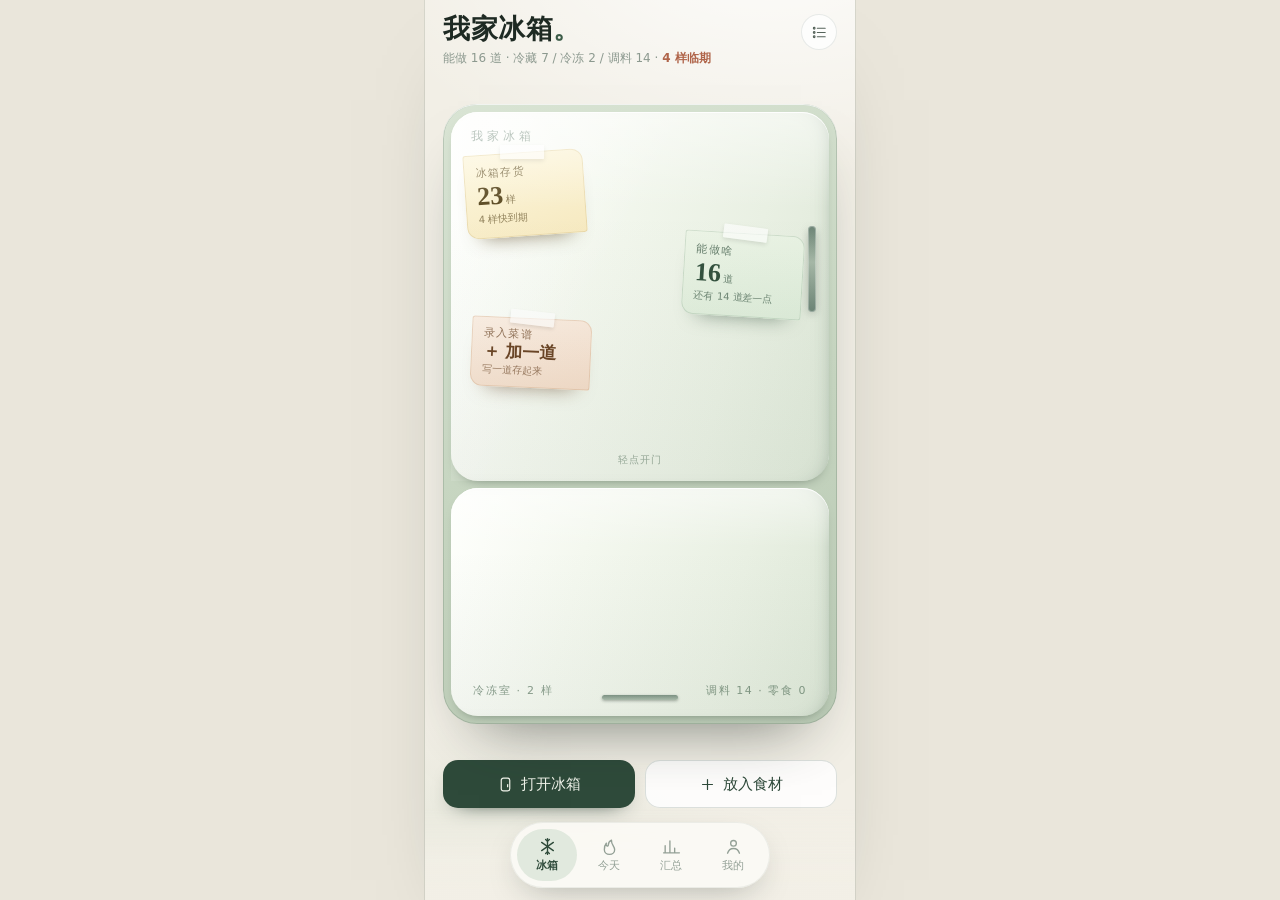
<file: index.html>
<!DOCTYPE html>
<html lang="zh-CN">
<head>
<meta charset="utf-8" />
<meta name="viewport" content="width=device-width, initial-scale=1, viewport-fit=cover" />
<meta name="theme-color" content="#F4F1E9" />
<title>我家冰箱 · 今天吃什么</title>
<link rel="stylesheet" href="assets/css/style.css" />
</head>
<body>

<div class="app" id="app">
  <aside class="rail" id="rail"></aside>
  <main class="stage" id="stage">
    <div class="stage-inner" id="stageInner"></div>
  </main>
  <aside class="side" id="side"></aside>
  <nav class="tabbar" id="tabbar"></nav>
</div>

<div class="sheet-root" id="sheetRoot" aria-hidden="true">
  <div class="sheet-mask" data-close="1"></div>
  <div class="sheet" id="sheet" role="dialog" aria-modal="true"></div>
</div>

<div class="modal-root" id="modalRoot" aria-hidden="true">
  <div class="modal-mask" data-act="modal-close"></div>
  <div class="modal-card" id="modalCard" role="dialog" aria-modal="true"></div>
</div>

<div class="toast" id="toast"></div>

<script src="assets/js/data.js"></script>
<script src="assets/js/app.js"></script>
</body>
</html>
</file>
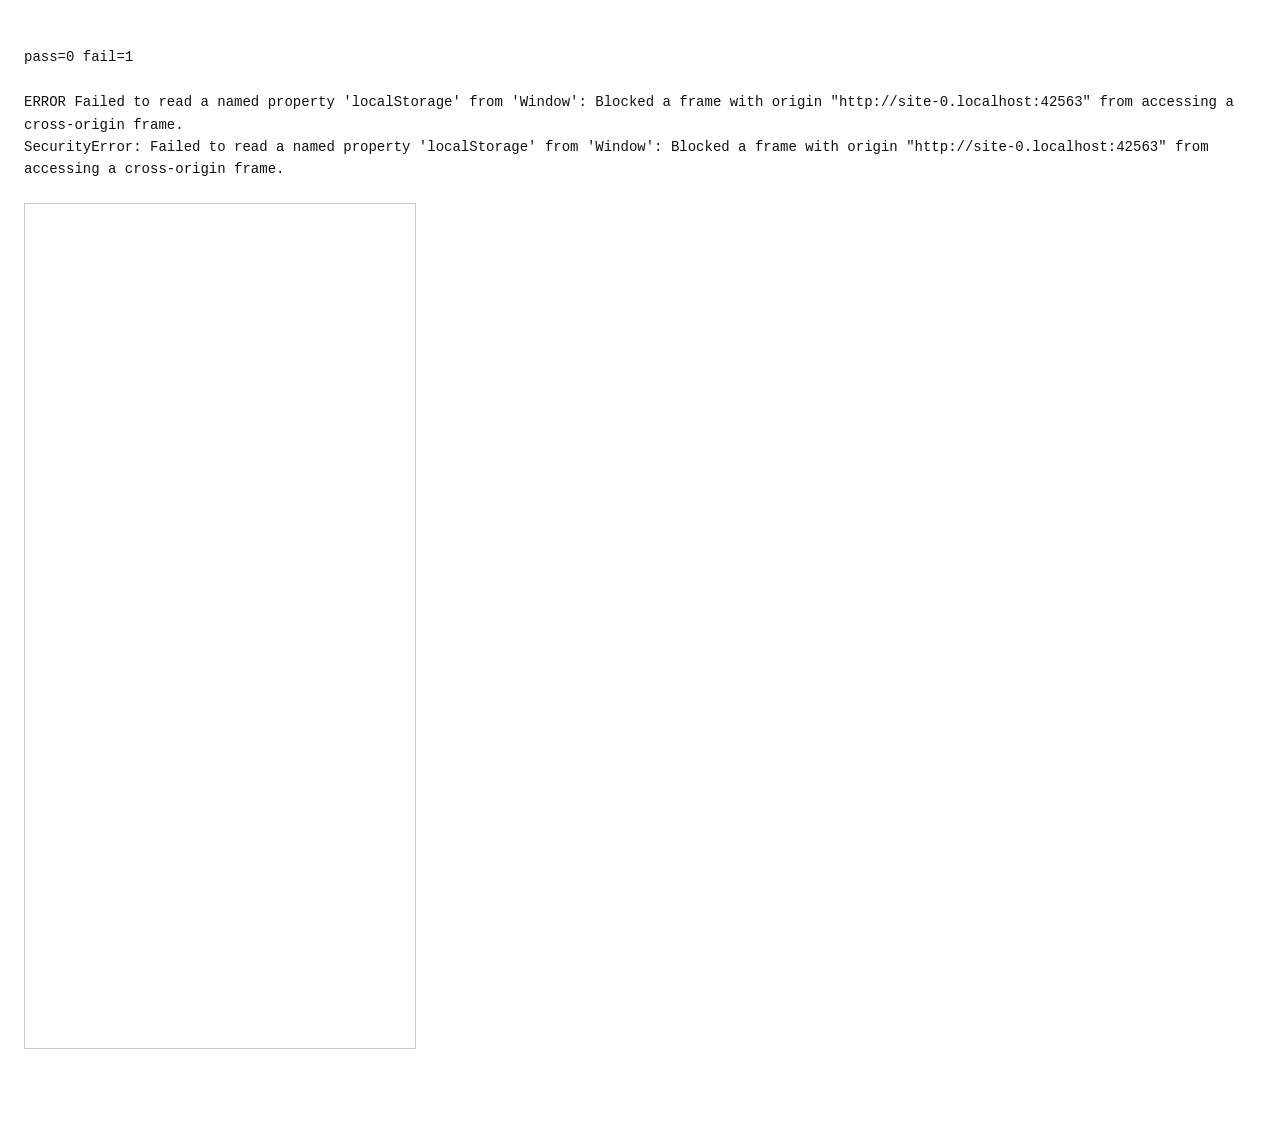
<file: .shots/test-door.html>
<!doctype html>
<html><head><meta charset="utf-8"><title>test-door</title>
<style>body{font:14px/1.6 monospace;background:#fff;color:#111;padding:16px;white-space:pre-wrap}</style>
</head><body>
<div id="out">running…</div>
<iframe id="f" src="http://127.0.0.1:5188/index.html" style="width:390px;height:844px;border:1px solid #ccc"></iframe>
<script>
const out = document.getElementById('out');
const log = [];
let pass = 0, fail = 0;
function ok(name, cond, extra) {
  if (cond) { pass++; log.push('PASS ' + name); }
  else { fail++; log.push('FAIL ' + name + (extra ? ' → ' + extra : '')); }
}
const f = document.getElementById('f');
let phase = 0;

f.onload = () => setTimeout(() => {
  const w = f.contentWindow, d = f.contentDocument;
  try {
    if (phase === 0) {
      /* 清一次存档，从干净状态开始 */
      w.localStorage.removeItem('w2e.state.v1');
      w.location.reload();
      phase = 1;
      return;
    }

    if (phase === 1) {
      ok('首次打开是关门', !!d.querySelector('.fr-unit.is-closed'));
      d.querySelector('[data-act="toggle-door"]').click();
      ok('点一下能开门', !!d.querySelector('.fr-unit.is-open'));

      /* 模拟「关掉页面」：触发 pagehide 强制落盘 */
      w.dispatchEvent(new w.Event('pagehide'));
      const raw = JSON.parse(w.localStorage.getItem('w2e.state.v1') || '{}');
      ok('开门状态不写进存档', raw.prefs && raw.prefs.doorOpen === false,
        'saved doorOpen=' + (raw.prefs && raw.prefs.doorOpen));

      w.location.reload();
      phase = 2;
      return;
    }

    if (phase === 2) {
      ok('重载后回到关门', !!d.querySelector('.fr-unit.is-closed'));
      ok('重载后不残留内胆', !d.querySelector('.fr-unit.is-open'));

      /* 老版本可能存了 doorOpen:true，硬写回去看会不会被它带跑 */
      const s = JSON.parse(w.localStorage.getItem('w2e.state.v1') || '{}');
      s.prefs = Object.assign({}, s.prefs, { doorOpen: true });
      w.localStorage.setItem('w2e.state.v1', JSON.stringify(s));
      w.location.reload();
      phase = 3;
      return;
    }

    if (phase === 3) {
      ok('存档里是 true 也照旧关门启动', !!d.querySelector('.fr-unit.is-closed'));
      ok('存档里是 true 也不显示内胆', !d.querySelector('.fr-unit.is-open'));
      finish();
    }
  } catch (e) {
    fail++;
    log.push('ERROR ' + e.message + '\n' + (e.stack || ''));
    finish();
  }
}, 480);

function finish() {
  out.textContent = `pass=${pass} fail=${fail}\n\n` + log.join('\n');
  document.title = `pass=${pass} fail=${fail}`;
}
</script>
</body></html>
</file>
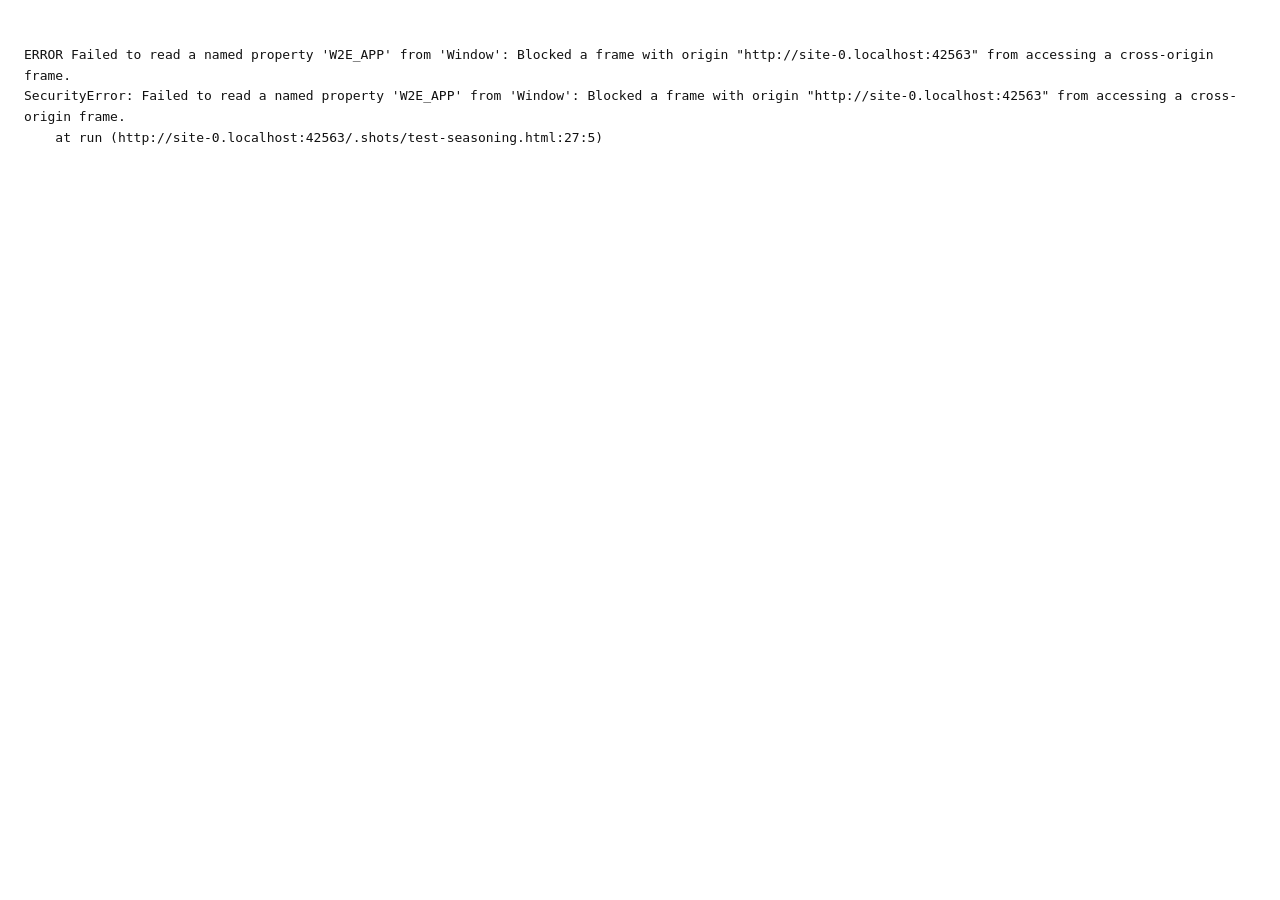
<file: .shots/test-seasoning.html>
<!doctype html>
<html><head><meta charset="utf-8"><title>食材优先推荐 · 测试</title>
<style>body{font:13px/1.6 monospace;background:#fff;color:#111;padding:16px;white-space:pre-wrap}
#f{width:390px;height:844px;border:1px solid #ccc}</style>
</head><body>
<div id="out">running…</div>
<iframe id="f" src="http://127.0.0.1:5188/index.html?ts=1" style="display:none"></iframe>
<script>
const out = document.getElementById('out');
const log = []; let pass = 0, fail = 0;
function ok(name, cond, extra) {
  if (cond) { pass++; log.push('PASS ' + name); }
  else { fail++; log.push('FAIL ' + name + (extra ? ' → ' + extra : '')); }
}
const f = document.getElementById('f');
f.onload = () => setTimeout(run, 350);

function run() {
  try {
    const w = f.contentWindow, d = f.contentDocument;
    const S = () => w.W2E_APP.state;
    const render = () => w.W2E_APP.render();
    const click = sel => { const el = d.querySelector(sel); if (!el) throw new Error('找不到 ' + sel); el.click(); };
    const text = sel => (d.querySelector(sel) || {}).textContent || '';

    // ---------- 1. 冰箱里只有调料 ----------
    S().items = S().items.filter(i => i.cat === '调料');
    S().plans = {};
    render();
    const seasonCount = S().items.length;
    ok('已清空食材，只剩调料', seasonCount >= 10, seasonCount);

    const headTxt = text('.fs-head');
    ok('首页标题显示能做 0 道', /能做 0 道/.test(headTxt), headTxt.replace(/\s+/g, ' ').slice(0, 60));
    ok('门上「能做啥」也是 0 道', /0\s*道/.test(text('.note-b')), text('.note-b').replace(/\s+/g, ' '));

    // 今天页
    click('[data-act="nav"][data-v="today"]');
    ok('今天页无菜品推荐', d.querySelectorAll('.rec-card').length === 0, d.querySelectorAll('.rec-card').length);
    ok('今天页显示放食材引导', !!d.querySelector('.rec-guide'), text('.rec-guide').slice(0, 40));

    // 点菜抽屉：推荐为空 + 提示
    click('[data-act="open-pick"]');
    ok('点菜推荐列表为空', d.querySelectorAll('#pickList .pick-row').length === 0, d.querySelectorAll('#pickList .pick-row').length);
    ok('点菜空态给出解释', text('#pickList').includes('调料不算数'), text('#pickList').slice(0, 50));
    // 全部 tab 依然可以浏览（主动搜索/浏览不受限）
    click('[data-act="pick-tab"][data-m="全部"]');
    ok('「全部」仍可浏览菜谱', d.querySelectorAll('#pickList .pick-row').length > 20);
    click('[data-act="close-sheet"]');

    // 菜谱册「可做」应为空
    click('[data-act="nav"][data-v="recipes"]');
    ok('菜谱册可做为 0', d.querySelectorAll('#libList .pick-row').length === 0, d.querySelectorAll('#libList .pick-row').length);

    // ---------- 2. 三杯鸡陷阱：姜+大蒜不能撑起一道菜 ----------
    const threeCup = w.W2E.RECIPES.find(r => r.name === '三杯鸡');
    ok('三杯鸡主料含姜蒜', threeCup && threeCup.ing.some(i => i.n === '大蒜'));

    // ---------- 3. 放进番茄 + 鸡蛋 ----------
    click('[data-act="nav"][data-v="fridge"]');
    const add = (name, qty, unit, cat) => {
      S().items.unshift({ id: 'x' + name, name, cat: cat || '食材', qty, unit, expire: null, addedAt: '2026-11-02' });
    };
    add('番茄', 3, '个'); add('鸡蛋', 6, '个');
    render();
    ok('有了食材后「能做」不再是 0', !/能做 0 道/.test(text('.fs-head')), text('.fs-head').replace(/\s+/g, ' ').slice(0, 40));

    let recNames = [];
    click('[data-act="nav"][data-v="today"]');
    recNames = Array.from(d.querySelectorAll('.rec-card h4')).map(x => x.textContent);
    ok('推荐里出现番茄炒蛋', recNames.includes('番茄炒蛋'), recNames.join(','));
    ok('推荐里没有光靠调料的菜', !recNames.includes('三杯鸡'), recNames.join(','));
    ok('推荐条数受控', recNames.length > 0 && recNames.length <= 8, recNames.length);

    // 菜谱详情：主料齐 + 调料标注
    click('.rec-card');
    const sheet = text('.sheet-body');
    ok('详情显示主料齐了', sheet.includes('主料齐了'), sheet.slice(0, 60));
    ok('详情标注了调料/辅料', sheet.includes('调料') || sheet.includes('辅料'));

    const out2 = [];
    out2.push('pass=' + pass + ' fail=' + fail);
    out2.push(...log);
    out.textContent = out2.join('\n');
  } catch (e) {
    out.textContent = 'ERROR ' + e.message + '\n' + e.stack + '\n' + log.join('\n');
  }
}
</script>
</body></html>
</file>
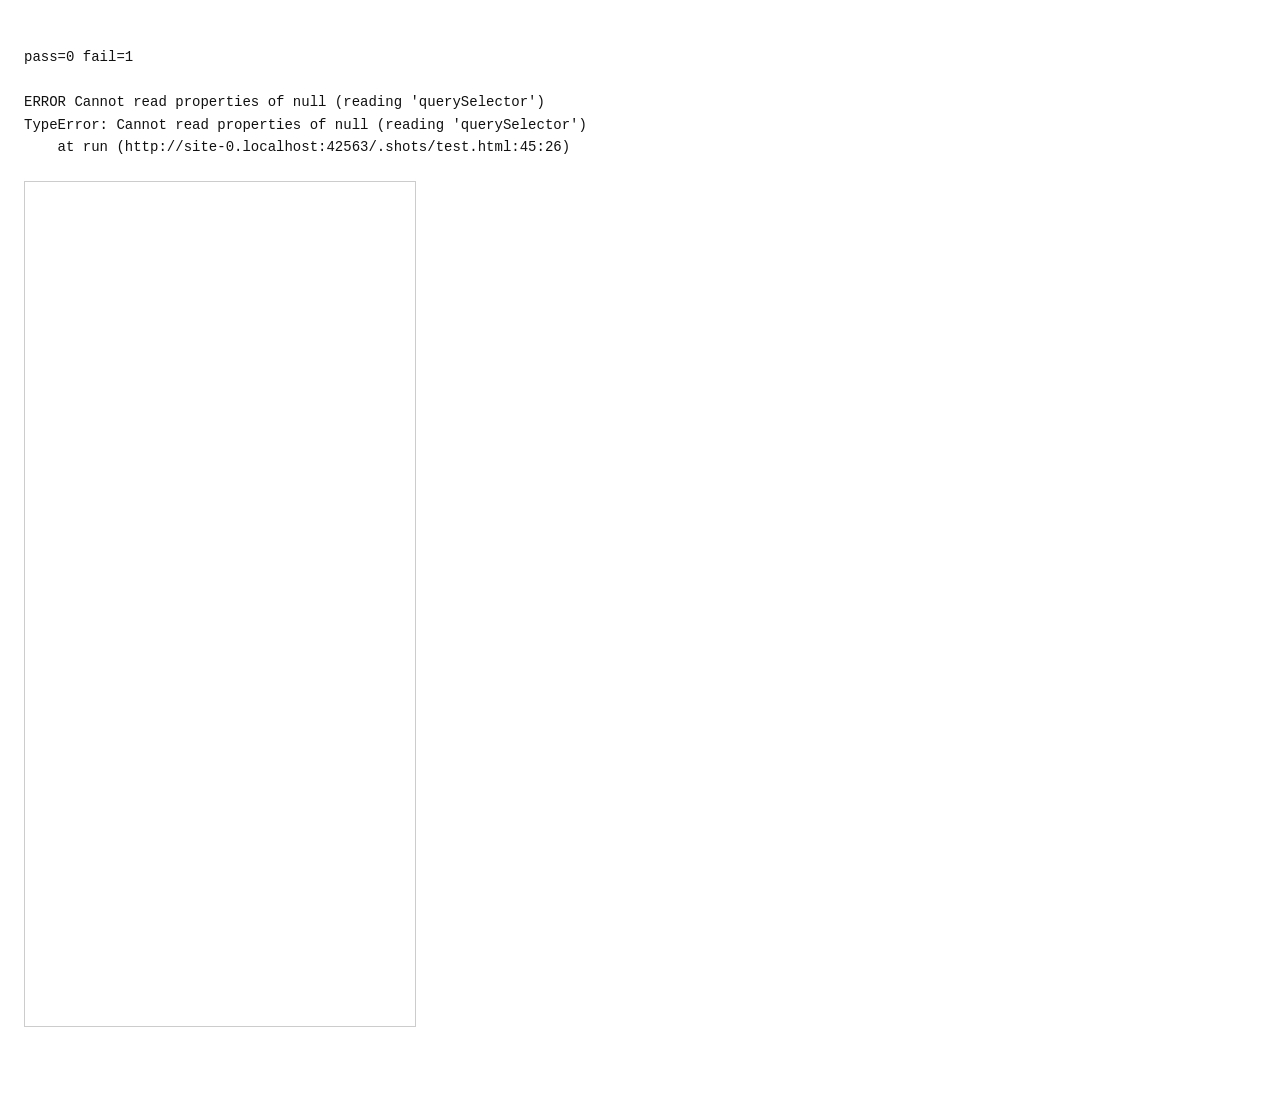
<file: .shots/test.html>
<!doctype html>
<html><head><meta charset="utf-8"><title>test</title>
<style>body{font:14px/1.6 monospace;background:#fff;color:#111;padding:16px;white-space:pre-wrap}</style>
</head><body>
<div id="out">running…</div>
<iframe id="f" src="http://127.0.0.1:5188/index.html?t=1" style="width:390px;height:844px;border:1px solid #ccc"></iframe>
<script>
const out = document.getElementById('out');
const log = [];
let pass = 0, fail = 0;
function ok(name, cond, extra) {
  if (cond) { pass++; log.push('PASS ' + name); }
  else { fail++; log.push('FAIL ' + name + (extra ? ' → ' + extra : '')); }
}
const f = document.getElementById('f');
let started = false;
f.onload = () => {
  try {
    const w = f.contentWindow;
    if (!w.sessionStorage.getItem('t-reset')) {
      w.localStorage.removeItem('w2e.state.v1');
      w.sessionStorage.setItem('t-reset', '1');
      w.location.reload();
      return;
    }
  } catch (e) { }
  if (started) return;
  started = true;
  setTimeout(run, 420);
};

function run() {
  try {
    const w = f.contentWindow, d = f.contentDocument;
    const S = () => w.W2E_APP.state;
    const click = sel => { const el = d.querySelector(sel); if (!el) throw new Error('找不到 ' + sel); el.click(); };
    const all = sel => Array.from(d.querySelectorAll(sel));
    const byText = (sel, t) => all(sel).find(el => el.textContent.includes(t));
    const input = (sel, val) => {
      const el = d.querySelector(sel); if (!el) throw new Error('找不到输入框 ' + sel);
      el.value = val; el.dispatchEvent(new w.Event('input', { bubbles: true }));
    };

    /* ---------- 1. 首页只有冰箱 ---------- */
    ok('首页就是冰箱（关门）', !!d.querySelector('.fr-unit.is-closed'));
    ok('门上有三张标签纸', d.querySelectorAll('.fr-note').length === 3, d.querySelectorAll('.fr-note').length);
    ok('标签是「冰箱存货 / 能做啥 / 录入菜谱」',
      /冰箱存货/.test(d.querySelector('.note-a').textContent)
      && /能做啥/.test(d.querySelector('.note-b').textContent)
      && /录入菜谱/.test(d.querySelector('.note-c').textContent));
    ok('底部有打开冰箱 / 放入食材', d.querySelectorAll('.fs-ops .op-btn').length === 2);
    ok('首页不再有长列表', !d.querySelector('.item-row') && !d.querySelector('#itemList'));
    ok('库存已初始化', S().items.length > 15, S().items.length);

    /* ---------- 2. 开门 + 冷藏 / 冷冻（左右滑） ---------- */
    click('[data-act="toggle-door"]');
    ok('开门后是内胆', !!d.querySelector('.fr-unit.is-open'));
    ok('默认停在冷藏室', d.querySelector('.fr-zonebar .on').textContent.includes('冷藏'));
    ok('两页：冷藏 + 冷冻', d.querySelectorAll('.fr-page').length === 2);
    const coldItems = d.querySelectorAll('.fr-page[data-zone="冷藏"] .fr-item').length;
    ok('冷藏室摆出了食材', coldItems > 0, coldItems);

    const grid = d.querySelector('.fr-page[data-zone="冷藏"] .fr-grid');
    const cols = w.getComputedStyle(grid).gridTemplateColumns.split(' ').length;
    ok('每行 5 个', cols === 5, cols);
    const rowH = parseFloat(w.getComputedStyle(grid).gridAutoRows);
    const cavBody = d.querySelector('.fr-page[data-zone="冷藏"] .fr-cav-body');
    ok('一屏能放 4 行', cavBody.clientHeight >= rowH * 4 - 1,
      `行高 ${rowH} × 4 vs 可视 ${cavBody.clientHeight}`);
    ok('格子里再多了可以上下滚', w.getComputedStyle(cavBody).overflowY === 'auto');

    // 手指横滑 = 改 scrollLeft（无头环境直接模拟，scroll 事件同步派发）
    const pager = d.querySelector('#frPager');
    ok('两页正好各占一屏宽（不会露半页）',
      Math.abs(pager.scrollWidth - pager.clientWidth * 2) < 3,
      `scrollWidth ${pager.scrollWidth} / clientWidth ${pager.clientWidth}`);
    pager.scrollLeft = pager.clientWidth;
    pager.dispatchEvent(new w.Event('scroll'));
    ok('左右滑到冷冻，标签跟着切', d.querySelector('.fr-zonebar .on').textContent.includes('冷冻'));

    /* ---------- 2b. 调料区 ---------- */
    ok('有独立的调料区', !!d.querySelector('.fr-cond'));
    const condItems = d.querySelectorAll('.fr-cond .fr-cond-item').length;
    ok('调料都在调料区', condItems > 5, condItems);
    const seasonInPages = all('.fr-page .fr-item').filter(el =>
      /^(盐|生抽|老抽|食用油|小葱|大蒜|姜|醋|糖)$/.test(el.querySelector('.fr-nm').textContent.trim()));
    ok('调料不占冷藏 / 冷冻的格位', seasonInPages.length === 0,
      seasonInPages.map(x => x.querySelector('.fr-nm').textContent).join(','));

    const saltBtn = byText('.fr-cond .fr-cond-item', '盐');
    ok('调料也能点开编辑', !!saltBtn);
    saltBtn.click();
    const fixed = d.querySelector('.ed-fixed');
    ok('调料只能放调料区（层位不可选）',
      !!fixed && /调料区/.test(fixed.textContent) && d.querySelectorAll('[data-act="edit-zone"]').length === 0,
      fixed ? fixed.textContent.trim() : '没找到 .ed-fixed');
    click('[data-act="close-sheet"]');

    /* ---------- 2c. 零食是分类，不是独立货架 ---------- */
    ok('架子上只剩调料区，不再有零食 pill',
      !d.querySelector('.fr-rack-head .rk')
      && /调料区/.test((d.querySelector('.fr-rack-head .rk-title') || {}).textContent || ''));

    // 加一个零食「冰淇淋」：分类归零食，但按冰品落进冷冻室、照样占格
    click('[data-act="go-catalog"]');
    click('.ct-custom');
    input('#cfName', '冰淇淋');
    ok('冰品自动归到零食类', d.querySelector('[data-act="cf-cat"][data-g="零食"]').classList.contains('on'));
    click('[data-act="cf-add"]');
    const ice = S().items.find(i => i.name === '冰淇淋');
    ok('零食也占冷格：冰淇淋自动进冷冻室', !!ice && ice.zone === '冷冻' && ice.cat === '零食',
      ice ? ice.zone + '/' + ice.cat : '没加进去');

    // 同样是零食，巧克力应该落冷藏
    click('.ct-custom');
    input('#cfName', '巧克力');
    click('[data-act="cf-add"]');
    const choc = S().items.find(i => i.name === '巧克力');
    ok('同为零食，巧克力自动落冷藏', !!choc && choc.zone === '冷藏' && choc.cat === '零食',
      choc ? choc.zone + '/' + choc.cat : '没加进去');

    // 回冰箱：两种零食各在各的格子里
    click('[data-act="nav"][data-v="fridge"]');
    if (!d.querySelector('.fr-item')) click('[data-act="toggle-door"]');
    ok('冰淇淋出现在冷冻室',
      all('.fr-page[data-zone="冷冻"] .fr-item').some(b => /冰淇淋/.test(b.textContent)));
    ok('巧克力出现在冷藏室',
      all('.fr-page[data-zone="冷藏"] .fr-item').some(b => /巧克力/.test(b.textContent)));

    /* ---------- 3. 点食材就编辑 ---------- */
    const eggBtn = byText('.fr-page[data-zone="冷藏"] .fr-item', '鸡蛋');
    ok('能找到鸡蛋格子', !!eggBtn);
    eggBtn.click();
    ok('点开就是编辑面板', !!d.querySelector('#edName') && d.querySelector('#edName').value === '鸡蛋');
    ok('面板里有数量 / 保质期 / 层位',
      !!d.querySelector('#edQty') && !!d.querySelector('#edExpire') && d.querySelectorAll('[data-act="edit-zone"]').length === 2);

    const q0 = Number(S().items.find(i => i.name === '鸡蛋').qty);
    click('[data-act="edit-qty"][data-d="1"]');
    click('[data-act="edit-save"]');
    ok('改数量生效', Number(S().items.find(i => i.name === '鸡蛋').qty) === q0 + 1,
      q0 + '→' + S().items.find(i => i.name === '鸡蛋').qty);

    byText('.fr-page[data-zone="冷藏"] .fr-item', '鸡蛋').click();
    click('[data-act="edit-zone"][data-z="冷冻"]');
    click('[data-act="edit-save"]');
    ok('挪到冷冻层生效', S().items.find(i => i.name === '鸡蛋').zone === '冷冻',
      S().items.find(i => i.name === '鸡蛋').zone);

    const mush = byText('.fr-page[data-zone="冷藏"] .fr-item', '香菇');
    if (mush) mush.click();
    click('[data-act="edit-del"]');
    ok('删除有二次确认', d.getElementById('modalRoot').classList.contains('open'));
    click('[data-act="del-confirm"]');
    ok('删除生效', !S().items.some(i => i.name === '香菇'));

    /* ---------- 4. 关门 → 标签纸入口 ---------- */
    click('[data-act="toggle-door"]');
    ok('关上冰箱', !!d.querySelector('.fr-unit.is-closed'));
    ok('门上标了调料 / 零食数', /调料/.test(d.querySelector('.fr-cond-tag').textContent)
      && /零食/.test(d.querySelector('.fr-cond-tag').textContent),
      d.querySelector('.fr-cond-tag').textContent.trim());
    click('.note-a');
    ok('冰箱存货 → 存货页', !!d.querySelector('.st-list'));
    ok('存货条数 = 库存样数',
      d.querySelectorAll('.st-row').length === S().items.filter(i => i.qty > 0).length,
      d.querySelectorAll('.st-row').length);
    ok('存货页有 4 个分区筛选（零食不再单列）',
      d.querySelectorAll('[data-act="stock-zone"]').length === 4
      && !all('[data-act="stock-zone"]').some(b => /零食/.test(b.textContent)),
      all('[data-act="stock-zone"]').map(b => b.dataset.z).join(','));
    click('[data-act="stock-zone"][data-z="调料"]');
    ok('能单独筛调料',
      d.querySelectorAll('.st-row').length === S().items.filter(i => i.qty > 0 && i.zone === '调料').length,
      d.querySelectorAll('.st-row').length);
    click('[data-act="stock-zone"][data-z="全部"]');
    input('#stockSearch', '鸡蛋');
    ok('存货页能搜', d.querySelectorAll('.st-row').length === 1, d.querySelectorAll('.st-row').length);
    d.querySelector('.st-row').click();
    ok('存货点一条进编辑', !!d.querySelector('#edName'));
    click('[data-act="close-sheet"]');

    /* ---------- 5. 放入食材（多选 / 单放 / 合并） ---------- */
    click('[data-act="go-catalog"]');
    ok('打开食材库', !!d.querySelector('.cat-screen'));
    ok('食材库列出系统支持的食材', d.querySelectorAll('.ct-row').length > 60, d.querySelectorAll('.ct-row').length);

    const rowA = all('.ct-row').find(r => r.dataset.n === '南瓜');
    const rowB = all('.ct-row').find(r => r.dataset.n === '冬瓜');
    ok('食材库里能找到南瓜/冬瓜', !!rowA && !!rowB);
    rowA.click(); rowB.click();
    ok('多选计数显示 2', /已选 <b>2<\/b>/.test(d.querySelector('.cat-bar').innerHTML),
      d.querySelector('.cb-info').textContent.trim());

    const n0 = S().items.length;
    click('[data-act="cat-add"]');
    ok('多选一次放进冰箱', S().items.length === n0 + 2, n0 + '→' + S().items.length);
    ok('新食材默认进冷藏', S().items.filter(i => i.name === '冬瓜').every(i => i.zone === '冷藏'));

    const eggRow = all('.ct-row').find(r => r.dataset.n === '鸡蛋');
    eggRow.click();
    click('[data-act="cat-add"]');
    ok('同名时弹合并确认', d.getElementById('modalRoot').classList.contains('open'));
    const eggRows0 = S().items.filter(i => i.name === '鸡蛋').length;
    click('[data-act="merge-no"]');
    ok('选不合并：各存一条', S().items.filter(i => i.name === '鸡蛋').length === eggRows0 + 1,
      eggRows0 + '→' + S().items.filter(i => i.name === '鸡蛋').length);

    const sumQty = () => S().items.filter(i => i.name === '鸡蛋').reduce((a, b) => a + Number(b.qty), 0);
    const sum0 = sumQty();
    all('.ct-row').find(r => r.dataset.n === '鸡蛋').click();
    click('[data-act="cat-add"]');
    click('[data-act="merge-yes"]');
    ok('选合并：数量相加', sumQty() === sum0 + 1, sum0 + '→' + sumQty());

    const oneBtn = all('.ct-one').find(b => b.dataset.n === '牛奶');
    ok('食材有「单放」按钮', !!oneBtn);
    oneBtn.click();
    ok('单放面板带好名称', d.querySelector('#edName').value === '牛奶');
    click('[data-act="edit-days"][data-d="7"]');
    click('[data-act="edit-save"]');
    const milk = S().items.find(i => i.name === '牛奶');
    ok('单放成功且记了保质期', !!milk && !!milk.expire, milk && milk.expire);

    // 调料从食材库放进来，一律进调料区，不占冷藏 / 冷冻
    all('.ct-row').find(r => r.dataset.n === '盐').click();
    click('[data-act="cat-add"]');
    if (d.getElementById('modalRoot').classList.contains('open')) click('[data-act="merge-yes"]');
    ok('调料自动进调料区',
      S().items.filter(i => i.name === '盐').every(i => i.zone === '调料'),
      S().items.filter(i => i.name === '盐').map(i => i.zone).join(','));

    /* ---------- 5b. 自定义食材 ---------- */
    ok('食材库有「自己加一个」入口', !!d.querySelector('.ct-custom'));
    click('.ct-custom');
    ok('打开自定义面板', !!d.querySelector('#cfName'));

    input('#cfName', '秋葵');
    click('[data-act="cf-cat"][data-g="蔬菜"]');
    click('[data-act="cf-icon"][data-i="🥦"]');
    input('#cfUnit', '根');
    input('#cfDays', '5');
    click('[data-act="cf-save"]');

    const cus = S().custom.find(x => x.name === '秋葵');
    ok('存进了食材库', !!cus, JSON.stringify(S().custom));
    ok('分类 / 单位 / 天数都记住了',
      !!cus && cus.group === '蔬菜' && cus.unit === '根' && cus.days === 5, JSON.stringify(cus));
    ok('面板关掉回到列表', !d.getElementById('sheetRoot').classList.contains('open'));

    const cusRow = all('.ct-row').find(r => r.dataset.n === '秋葵');
    ok('列表里立刻能看到', !!cusRow);
    ok('自己加的带「我加的」标记', !!cusRow && /我加的/.test(cusRow.textContent),
      cusRow && cusRow.textContent.trim());
    ok('自动勾上等着放', !!cusRow && cusRow.classList.contains('on'));

    click('[data-act="cat-add"]');
    ok('自己加的也能放进冰箱',
      S().items.some(i => i.name === '秋葵' && i.zone === '冷藏'),
      S().items.filter(i => i.name === '秋葵').map(i => i.zone).join(','));

    // 直接「放进冰箱」这条路，顺带验证调料分类自动去调料区
    click('.ct-custom');
    input('#cfName', '孜然粉');
    ok('名字能猜出是调料', d.querySelector('[data-act="cf-cat"][data-g="调料"]').classList.contains('on'));
    click('[data-act="cf-add"]');
    ok('自定义调料直接进调料区',
      S().items.filter(i => i.name === '孜然粉').every(i => i.zone === '调料'),
      S().items.filter(i => i.name === '孜然粉').map(i => i.zone).join(','));

    // 搜不到时，拿关键词一键变新食材
    input('#catSearch', '马蹄');
    const quickAdd = d.querySelector('[data-act="cat-custom"][data-name="马蹄"]');
    ok('搜不到时给「加进来」按钮', !!quickAdd);
    quickAdd.click();
    ok('关键词自动填进面板', d.querySelector('#cfName').value === '马蹄');
    click('[data-act="close-sheet"]');
    input('#catSearch', '');

    const delBtn = d.querySelector('.ct-del[data-n="孜然粉"]');
    ok('自己加的能删掉', !!delBtn);
    delBtn.click();
    ok('删之前先确认', d.getElementById('modalRoot').classList.contains('open'));
    click('[data-act="cf-del-yes"]');
    ok('删完不在食材库', !S().custom.some(x => x.name === '孜然粉'));
    ok('冰箱里那份不受影响', S().items.some(i => i.name === '孜然粉'));

    // 自定义「零食」→ 只是个分类，照样占冷格（薯片落冷藏）
    click('.ct-custom');
    input('#cfName', '薯片');
    ok('薯片自动归到零食', d.querySelector('[data-act="cf-cat"][data-g="零食"]').classList.contains('on'));
    click('[data-act="cf-add"]');
    const chips = S().items.filter(i => i.name === '薯片');
    ok('零食照样进冷格：薯片落在冷藏',
      chips.length > 0 && chips.every(i => i.zone === '冷藏' && i.cat === '零食'),
      chips.map(i => i.zone + '/' + i.cat).join(','));

    /* ---------- 6. 能做啥 ---------- */
    click('[data-act="nav"][data-v="fridge"]');
    // 先开门：薯片应该躺在冷藏格里，而不是单独一条架子
    click('[data-act="toggle-door"]');
    ok('冷藏页里能看到这包薯片',
      all('.fr-page[data-zone="冷藏"] .fr-item').some(el => /薯片/.test(el.textContent)));
    click('[data-act="toggle-door"]');
    click('.note-b');
    ok('能做啥 → 食谱列表', !!d.querySelector('#libList'));
    ok('食谱列表有菜', d.querySelectorAll('#libList .pick-row').length > 0);

    /* ---------- 7. 今天页 / 点菜 ---------- */
    click('[data-act="nav"][data-v="today"]');
    ok('进入今天页', !!d.querySelector('.meal-seg'));
    click('[data-act="open-pick"]');
    ok('点菜抽屉打开', !!d.querySelector('#pickList'));
    all('#pickList .pick-row')[0].click();
    click('[data-act="confirm-pick"]');
    ok('确认后写入计划', Object.keys(S().plans).length > 0);
    click('[data-act="set-meal"][data-m="晚餐"]');
    ok('切到晚餐', d.querySelector('.meal-seg .on').textContent.trim() === '晚餐');

    /* ---------- 8. 菜谱详情 / 买菜单 ---------- */
    click('[data-act="set-meal"][data-m="午餐"]');
    const rec = d.querySelector('.rec-card') || d.querySelector('.dish-card');
    if (rec) {
      rec.click();
      ok('菜谱抽屉打开', !!d.querySelector('.rd-hero'));
      const shopBtn = d.querySelector('[data-act="recipe-shop"]');
      const shopBefore = S().shop.length;
      if (shopBtn) { shopBtn.click(); ok('缺口进买菜单', S().shop.length > shopBefore); }
      else ok('缺口进买菜单（本菜无缺口）', true);
      click('[data-act="close-sheet"]');
    } else {
      ok('菜谱抽屉打开（今天没菜，跳过）', true);
      ok('缺口进买菜单（跳过）', true);
    }

    click('[data-act="nav"][data-v="shop"]');
    ok('买菜单页面', !!d.querySelector('.shop-row, .empty'));

    /* ---------- 9. 汇总 / 我的 ---------- */
    click('[data-act="nav"][data-v="summary"]');
    ok('汇总页渲染', d.querySelectorAll('.day-cell').length === 7);
    click('[data-act="nav"][data-v="me"]');
    const p0 = S().prefs.people;
    click('[data-act="people"][data-d="1"]');
    ok('人数 +1', S().prefs.people === p0 + 1);
    click('[data-act="avoid"][data-k="辣"]');
    ok('忌口勾选', S().prefs.avoid.includes('辣'));
    click('[data-act="avoid"][data-k="辣"]');

    /* ---------- 10. 录入菜谱 ---------- */
    click('[data-act="nav"][data-v="fridge"]');
    click('[data-act="new-recipe"]');
    ok('点标签纸打开录入面板', !!d.querySelector('#rfName'));
    ok('面板里有分类 / 难度 / 用时', d.querySelectorAll('[data-act="rf-cat"]').length === 7
      && d.querySelectorAll('[data-act="rf-level"]').length === 3
      && d.querySelectorAll('[data-act="rf-time"]').length === 6);

    input('#rfName', '外婆的红烧肉');
    click('[data-act="rf-add"]');
    ok('「添加食材」进选择器', !!d.querySelector('#rfPickSearch'));
    input('#rfPickSearch', '五花肉');
    const pr = d.querySelectorAll('.rf-picklist .rf-p');
    ok('能搜到五花肉', pr.length >= 1 && /五花肉/.test(pr[0].textContent), pr.length);
    pr[0].click();
    ok('选完回到表单并加了一行', !!d.querySelector('#rfName') && d.querySelectorAll('.rf-ing').length === 1);

    click('[data-act="rf-add"]');
    input('#rfPickSearch', '土豆');
    d.querySelector('.rf-picklist .rf-p').click();
    ok('第二样也加上了', d.querySelectorAll('.rf-ing').length === 2);

    const amt = d.querySelector('[data-input="rf-amt"][data-i="0"]');
    amt.value = '500g';
    amt.dispatchEvent(new w.Event('input', { bubbles: true }));

    const r0 = d.querySelector('[data-act="rf-role"][data-i="1"]');
    const wasMain = r0.classList.contains('on');
    r0.click();
    ok('主料 / 辅料能切换',
      d.querySelector('[data-act="rf-role"][data-i="1"]').classList.contains('on') !== wasMain);
    d.querySelector('[data-act="rf-role"][data-i="1"]').click();

    click('[data-act="rf-cat"][data-c="硬菜"]');
    click('[data-act="rf-time"][data-t="45"]');
    input('[data-input="rf-steps"]', '五花肉切块，冷水下锅焯水\n炒糖色，下肉翻匀\n加水没过肉，小火炖 40 分钟');
    click('[data-act="rf-save"]');

    ok('保存后菜谱 +1', S().recipes.length === 1, S().recipes.length);
    const mine = S().recipes[0] || { ing: [], steps: [] };
    ok('名字 / 分类 / 用时都存对',
      mine.name === '外婆的红烧肉' && mine.cat === '硬菜' && mine.time === 45,
      `${mine.name}|${mine.cat}|${mine.time}`);
    ok('食材带着用量和主辅标记',
      mine.ing.some(i => i.n === '五花肉' && i.a === '500g' && i.m === 1),
      JSON.stringify(mine.ing));
    ok('步骤按行拆成 3 步', mine.steps.length === 3, mine.steps.length);
    ok('存完跳到菜谱库', !!d.querySelector('#libList'));
    ok('菜谱库里能看到它', /外婆的红烧肉/.test(d.querySelector('#libList').textContent));

    // 详情：自家菜要有「我录的」标记和改 / 删入口
    byText('#libList .pick-row', '外婆的红烧肉').click();
    ok('自家菜谱详情能打开', !!d.querySelector('.rd-hero')
      && /外婆的红烧肉/.test(d.querySelector('.rd-hero').textContent));
    ok('详情标了「我录的」', /我录的/.test(d.querySelector('.rd-tags').textContent));
    ok('详情有改 / 删入口',
      !!d.querySelector('[data-act="rf-edit"]') && !!d.querySelector('[data-act="rf-del"]'));
    ok('匹配引擎认得它（五花肉 + 土豆冰箱里都有）',
      /主料齐了/.test(d.querySelector('.rd-lack').textContent),
      d.querySelector('.rd-lack').textContent.trim());
    click('[data-act="recipe-plan"]');
    ok('自己录的菜能排进三餐',
      Object.keys(S().plans).some(k => ['早餐', '午餐', '晚餐'].some(m =>
        (S().plans[k][m] || []).some(x => x.id === mine.id))));

    // 落盘：自录菜谱要能带走
    w.dispatchEvent(new w.Event('pagehide'));
    ok('自录菜谱也落盘了',
      JSON.parse(w.localStorage.getItem('w2e.state.v1')).recipes.some(r => r.name === '外婆的红烧肉'));

    // 删掉：二次确认 + 计划里跟着清
    byText('#libList .pick-row', '外婆的红烧肉').click();
    click('[data-act="rf-del"]');
    ok('删菜谱有二次确认', d.getElementById('modalRoot').classList.contains('open'));
    click('[data-act="rf-del-yes"]');
    ok('删掉后从菜谱库消失', S().recipes.length === 0);
    ok('计划里引用的也一起清掉了',
      !Object.keys(S().plans).some(k => ['早餐', '午餐', '晚餐'].some(m =>
        (S().plans[k][m] || []).some(x => x.id === mine.id))));

    /* ---------- 10.5 手绘像素图标 ---------- */
    click('[data-act="nav"][data-v="fridge"]');
    if (!d.querySelector('.fr-item')) click('[data-act="toggle-door"]');
    const fr = d.querySelector('.fr-item');
    const frName = fr.querySelector('.fr-nm').textContent.trim();
    fr.click();
    ok('图标备选变多了（含冰淇淋）', d.querySelectorAll('.ed-icons button').length >= 56,
      d.querySelectorAll('.ed-icons button').length);
    ok('图标池末尾有「自己画」', !!d.querySelector('.ed-draw'));
    click('.ed-draw');
    ok('像素编辑器打开：16×16 = 256 格', d.querySelectorAll('.pix-cell').length === 256,
      d.querySelectorAll('.pix-cell').length);
    const tap = el => el.dispatchEvent(new w.PointerEvent('pointerdown', { bubbles: true, cancelable: true }));
    tap(d.querySelectorAll('.pix-cell')[13]);
    tap(d.querySelectorAll('.pix-cell')[14]);
    tap(d.querySelectorAll('.pix-cell')[26]);
    ok('点格子能填色', d.querySelectorAll('.pix-cell')[13].style.background !== '');
    click('[data-act="pix-undo"]');
    ok('撤销收回最后一笔、前面的还在',
      !d.querySelectorAll('.pix-cell')[26].style.background && !!d.querySelectorAll('.pix-cell')[13].style.background);
    tap(d.querySelectorAll('.pix-cell')[26]);
    tap(d.querySelectorAll('.pix-cell')[27]);
    click('[data-act="pix-color"][data-c=""]');
    tap(d.querySelectorAll('.pix-cell')[27]);
    ok('橡皮能擦掉格子', !d.querySelectorAll('.pix-cell')[27].style.background);
    ok('橡皮不会误伤别的格子', !!d.querySelectorAll('.pix-cell')[26].style.background);
    click('[data-act="pix-done"]');
    ok('确定后头像换成手绘图', /^data:image\/png/.test((d.querySelector('.ed-pic img') || {}).src || ''));
    click('[data-act="edit-save"]');
    const saved = S().items.find(i => i.name === frName);
    ok('手绘图标存进了库存', !!saved && /^data:image\/png/.test(saved.icon || ''));
    const cellNode = all('.fr-item').find(el => el.querySelector('.fr-nm').textContent.trim() === frName);
    ok('冰箱格子里显示这张图', !!cellNode && !!cellNode.querySelector('.ico-img'));

    /* ---------- 11. 持久化 ---------- */
    // save() 有 60ms 防抖，测试是全同步跑的，得手动催一次落盘
    w.dispatchEvent(new w.Event('pagehide'));
    const raw = w.localStorage.getItem('w2e.state.v1');
    ok('已写入 localStorage', !!raw && raw.length > 100);
    ok('层位已落盘', JSON.parse(raw).items.some(i => i.zone === '冷冻'));
    ok('自定义食材也落盘了', JSON.parse(raw).custom.some(c => c.name === '秋葵'));

  } catch (e) {
    fail++;
    log.push('ERROR ' + e.message + '\n' + (e.stack || ''));
  }
  out.textContent = `pass=${pass} fail=${fail}\n\n` + log.join('\n');
  document.title = `pass=${pass} fail=${fail}`;
}
</script>
</body></html>
</file>
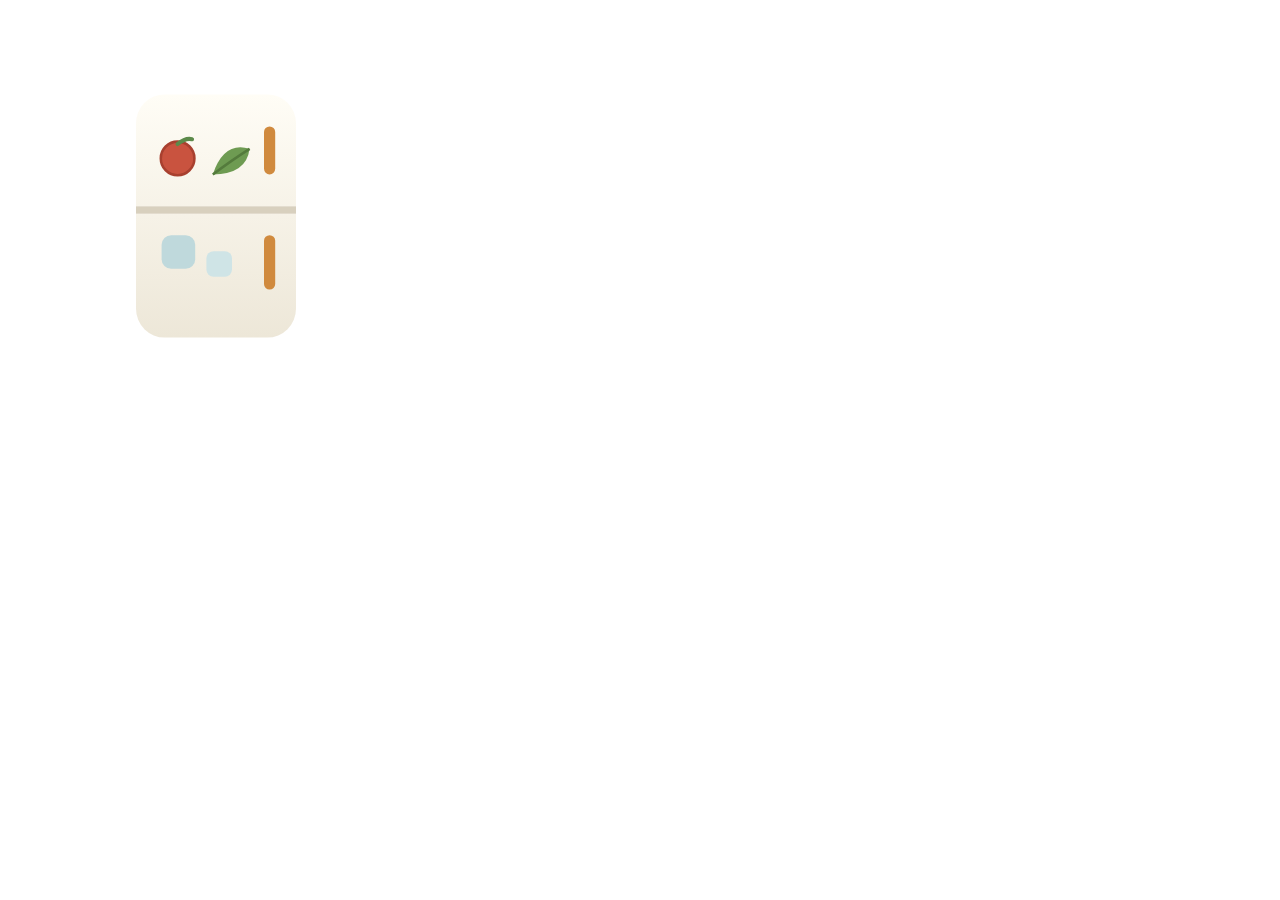
<file: android/icon/app-icon-fg.html>
<!doctype html>
<html><head><meta charset="utf-8"/>
<style>html,body{margin:0;padding:0;width:432px;height:432px;overflow:hidden;background:transparent}
svg{display:block;width:432px;height:432px}</style></head>
<body>
<svg width="432" height="432" viewBox="0 0 432 432" xmlns="http://www.w3.org/2000/svg">
  <defs>
    <linearGradient id="body" x1="0" y1="0" x2="0" y2="1">
      <stop offset="0" stop-color="#FFFDF6"/>
      <stop offset="1" stop-color="#EDE7D8"/>
    </linearGradient>
  </defs>
  <!-- 108dp 的安全区是中间 72dp（约 66%），缩到矩形四角都落在直径 288 的圆内，圆形遮罩才不会切边 -->
  <g transform="translate(216,216) scale(1.60) translate(-96,-96)">
    <rect x="46" y="20" width="100" height="152" rx="18" fill="url(#body)"/>
    <rect x="46" y="90" width="100" height="4.5" fill="#D8D0BE"/>
    <rect x="126" y="40" width="7" height="30" rx="3.5" fill="#D08A3E"/>
    <rect x="126" y="108" width="7" height="34" rx="3.5" fill="#D08A3E"/>
    <circle cx="72" cy="60" r="10.5" fill="#C9533F"/>
    <circle cx="72" cy="60" r="10.5" fill="none" stroke="#A8402F" stroke-width="1.6"/>
    <path d="M72 51 q5 -4 9 -3" stroke="#5C8A4A" stroke-width="2.6" fill="none" stroke-linecap="round"/>
    <path d="M94 70 q7 -21 23 -16 q-2 16 -23 16 z" fill="#6E9B52"/>
    <path d="M94 70 q12 -9 23 -16" stroke="#547B3C" stroke-width="1.6" fill="none"/>
    <rect x="62" y="108" width="21" height="21" rx="6" fill="#BFD9DC"/>
    <rect x="90" y="118" width="16" height="16" rx="4.5" fill="#CFE4E6"/>
  </g>
</svg>
</body></html>
</file>
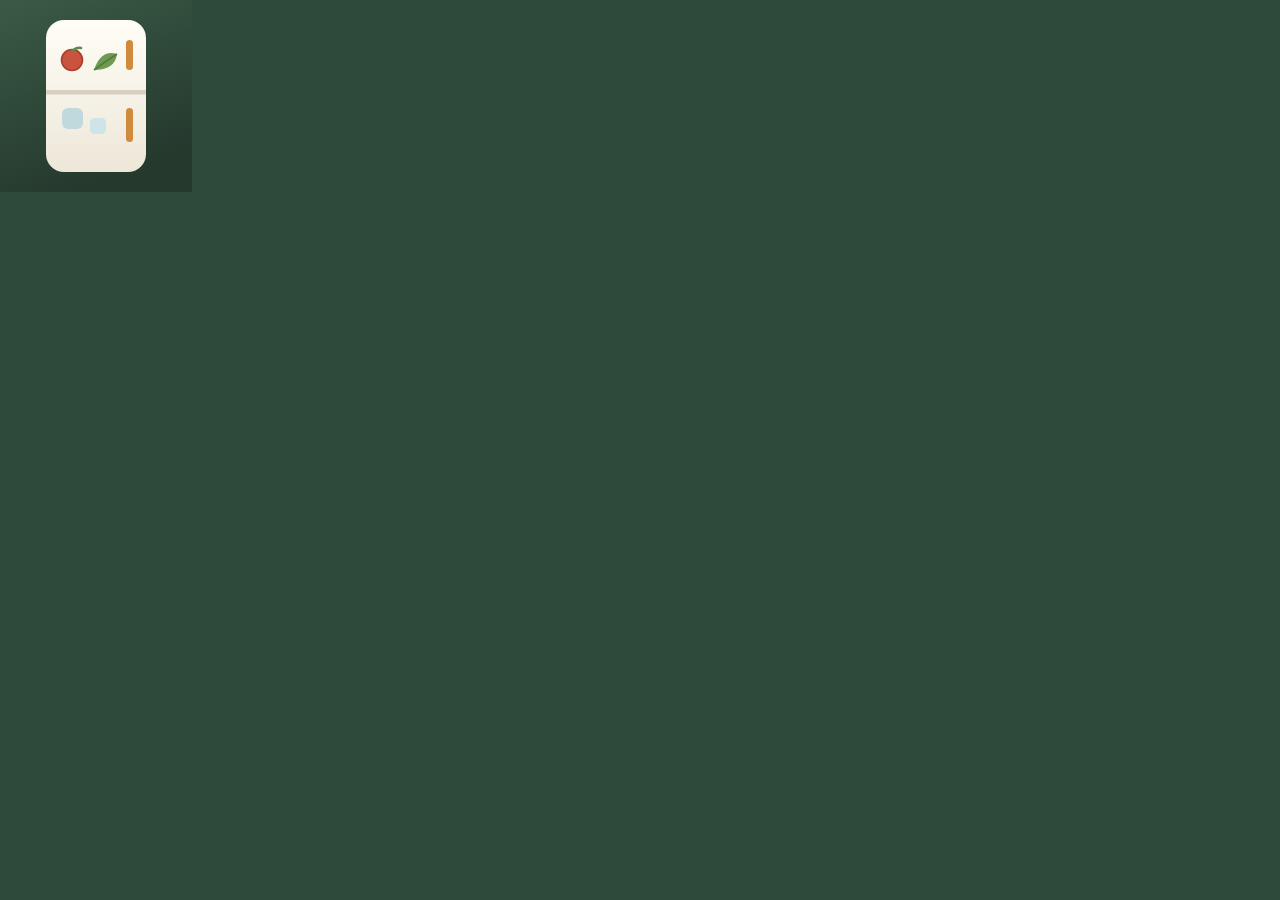
<file: android/icon/app-icon.html>
<!doctype html>
<html><head><meta charset="utf-8"/>
<style>html,body{margin:0;padding:0;width:192px;height:192px;overflow:hidden;background:#2E4A3A}
svg{display:block;width:192px;height:192px}</style></head>
<body>
<svg width="192" height="192" viewBox="0 0 192 192" xmlns="http://www.w3.org/2000/svg">
  <defs>
    <linearGradient id="bg" x1="0" y1="0" x2="0.4" y2="1">
      <stop offset="0" stop-color="#3A5A46"/>
      <stop offset="1" stop-color="#25392D"/>
    </linearGradient>
    <linearGradient id="body" x1="0" y1="0" x2="0" y2="1">
      <stop offset="0" stop-color="#FFFDF6"/>
      <stop offset="1" stop-color="#EDE7D8"/>
    </linearGradient>
  </defs>

  <rect width="192" height="192" fill="url(#bg)"/>

  <!-- 冰箱主体 -->
  <rect x="46" y="20" width="100" height="152" rx="18" fill="url(#body)"/>
  <!-- 门缝 -->
  <rect x="46" y="90" width="100" height="4.5" fill="#D8D0BE"/>
  <!-- 把手 -->
  <rect x="126" y="40" width="7" height="30" rx="3.5" fill="#D08A3E"/>
  <rect x="126" y="108" width="7" height="34" rx="3.5" fill="#D08A3E"/>

  <!-- 冷藏层里的一点内容：番茄 + 绿叶菜 -->
  <circle cx="72" cy="60" r="10.5" fill="#C9533F"/>
  <circle cx="72" cy="60" r="10.5" fill="none" stroke="#A8402F" stroke-width="1.6"/>
  <path d="M72 51 q5 -4 9 -3" stroke="#5C8A4A" stroke-width="2.6" fill="none" stroke-linecap="round"/>
  <path d="M94 70 q7 -21 23 -16 q-2 16 -23 16 z" fill="#6E9B52"/>
  <path d="M94 70 q12 -9 23 -16" stroke="#547B3C" stroke-width="1.6" fill="none"/>
  <!-- 冷冻层：冰块 -->
  <rect x="62" y="108" width="21" height="21" rx="6" fill="#BFD9DC"/>
  <rect x="90" y="118" width="16" height="16" rx="4.5" fill="#CFE4E6"/>
</svg>
</body></html>
</file>
<file: assets/css/style.css>
/* ============================================================
 * 我家冰箱 · 样式表
 * 配色：米白底 + 墨绿主色 + 鼠尾草绿点缀
 * ============================================================ */

:root {
  --bg: #F2EFE6;
  --bg-2: #EAE6DB;
  --surface: #FBFAF5;
  --card: #FFFFFF;
  --ink: #1E2A23;
  --ink-2: #55635A;
  --ink-3: #8C998F;
  --green: #2E4A3A;
  --green-2: #3C5C48;
  --green-d: #24392D;
  --sage: #E1E9DE;
  --sage-2: #CFDECE;
  --line: rgba(46, 74, 58, 0.10);
  --line-2: rgba(46, 74, 58, 0.16);
  --clay: #B0654A;
  --amber: #B98536;
  --red: #A94C3F;
  --r-lg: 26px;
  --r-md: 18px;
  --r-sm: 12px;
  --serif: "Songti SC", "STSong", "Noto Serif SC", "Source Han Serif SC", "SimSun", Georgia, serif;
  --sans: "PingFang SC", "HarmonyOS Sans SC", "Microsoft YaHei", "Hiragino Sans GB", system-ui, -apple-system, sans-serif;
  --shadow-1: 0 1px 2px rgba(30, 42, 35, .04), 0 8px 24px -16px rgba(30, 42, 35, .22);
  --shadow-2: 0 20px 44px -28px rgba(30, 42, 35, .40), 0 2px 6px rgba(30, 42, 35, .05);
}

* { box-sizing: border-box; -webkit-tap-highlight-color: transparent; }

html, body {
  margin: 0; padding: 0; height: 100%;
  background: var(--bg);
  color: var(--ink);
  font-family: var(--sans);
  font-size: 15px;
  line-height: 1.5;
  -webkit-font-smoothing: antialiased;
  text-rendering: optimizeLegibility;
}

body {
  background-image:
    radial-gradient(900px 500px at 78% -8%, rgba(255, 255, 255, .8), transparent 62%),
    radial-gradient(700px 420px at 6% 108%, rgba(206, 218, 198, .55), transparent 65%);
  background-attachment: fixed;
}

button { font-family: inherit; font-size: inherit; color: inherit; border: 0; background: none; cursor: pointer; }
input, select, textarea { font-family: inherit; font-size: inherit; color: inherit; }
h1, h2, h3, h4, p { margin: 0; }
::-webkit-scrollbar { width: 9px; height: 9px; }
::-webkit-scrollbar-thumb { background: rgba(46, 74, 58, .16); border-radius: 99px; border: 2px solid transparent; background-clip: padding-box; }
::-webkit-scrollbar-track { background: transparent; }

/* ============================ 布局 ============================ */
.app {
  display: grid;
  grid-template-columns: 248px minmax(0, 1fr);
  height: 100vh;
  height: 100dvh;
}

.stage {
  overflow-y: auto;
  overflow-x: hidden;
  scroll-behavior: smooth;
  position: relative;
}
.stage-inner {
  max-width: 480px;
  margin: 0 auto;
  padding: 30px 30px 80px;
}

.side {
  display: none;
  border-left: 1px solid var(--line);
  padding: 30px 22px 40px;
  overflow-y: auto;
  background: linear-gradient(180deg, rgba(255,255,255,.45), rgba(255,255,255,0));
}

/* 宽屏 = 手机竖屏画布（预览即所见，和 APK 里一致） */
@media (min-width: 900px) {
  body {
    display: flex; justify-content: center; align-items: stretch;
    background: var(--bg-2);
  }
  .app {
    grid-template-columns: minmax(0, 1fr);
    width: 430px; max-width: 100vw;
    height: 100vh; height: 100dvh;
    background-color: var(--bg);
    background-image:
      radial-gradient(680px 380px at 80% -6%, rgba(255,255,255,.85), transparent 62%),
      radial-gradient(520px 320px at 4% 104%, rgba(206,218,198,.5), transparent 66%);
    box-shadow: 0 0 0 1px var(--line), 0 40px 90px -60px rgba(30,42,35,.5);
    position: relative; z-index: 1;
  }
  .rail, .side { display: none !important; }
  .stage-inner { max-width: none; padding: 22px 18px 108px; }
  .view-head h1 { font-size: 28px; }
  .tab-item { padding: 8px 16px; }
}

/* ============================ 左侧导航 ============================ */
.rail {
  display: none;
  flex-direction: column;
  gap: 22px;
  padding: 30px 18px 24px;
  border-right: 1px solid var(--line);
  background: linear-gradient(180deg, rgba(255,255,255,.55), rgba(255,255,255,0) 60%);
}

.brand { display: flex; align-items: center; gap: 11px; padding: 0 6px; }
.brand-mark {
  width: 42px; height: 42px; border-radius: 14px;
  background: linear-gradient(150deg, var(--green-2), var(--green-d));
  color: #EEF3E8; display: grid; place-items: center;
  font-family: var(--serif); font-size: 21px;
  box-shadow: 0 10px 20px -12px rgba(36, 57, 45, .8);
}
.brand-txt b { display: block; font-family: var(--serif); font-size: 19px; letter-spacing: .04em; font-weight: 600; }
.brand-txt span { font-size: 11px; color: var(--ink-3); letter-spacing: .1em; }

.rail-nav { display: flex; flex-direction: column; gap: 4px; }
.nav-item {
  display: flex; align-items: center; gap: 11px;
  padding: 11px 13px; border-radius: 14px;
  color: var(--ink-2); font-size: 14.5px;
  transition: background .18s, color .18s, transform .18s;
}
.nav-item svg { width: 19px; height: 19px; flex: none; stroke-width: 1.6; }
.nav-item:hover { background: rgba(255,255,255,.7); }
.nav-item.on { background: var(--sage); color: var(--green); font-weight: 600; }
.nav-item .nb {
  margin-left: auto; font-size: 11px; font-weight: 600;
  background: var(--green); color: #F1F4EA;
  padding: 1px 7px; border-radius: 99px;
}
.nav-item .nb.soft { background: rgba(46,74,58,.12); color: var(--green); }

.rail-sep { height: 1px; background: var(--line); margin: 2px 10px; }
.rail-label { font-size: 11px; letter-spacing: .16em; color: var(--ink-3); padding: 0 13px 6px; }

.rail-foot { margin-top: auto; padding: 14px 12px 4px; border-top: 1px solid var(--line); font-size: 11.5px; color: var(--ink-3); line-height: 1.7; }
.rail-foot b { color: var(--green); font-weight: 600; }

/* ============================ 通用组件 ============================ */
.view-head { display: flex; align-items: flex-start; justify-content: space-between; gap: 14px; margin-bottom: 16px; }
.view-head h1 {
  font-family: var(--serif); font-size: 34px; font-weight: 600;
  letter-spacing: .02em; line-height: 1.2;
}
.view-head h1 em { font-style: normal; color: var(--green-2); }
.view-head .sub { margin-top: 5px; font-size: 12.5px; color: var(--ink-3); letter-spacing: .02em; }
.view-head .sub b { color: var(--clay); font-weight: 600; }

.btn {
  display: inline-flex; align-items: center; justify-content: center; gap: 7px;
  padding: 10px 17px; border-radius: 999px;
  font-size: 13.5px; font-weight: 500;
  transition: transform .16s, background .18s, box-shadow .18s, color .18s;
  white-space: nowrap;
}
.btn:active { transform: scale(.96); }
.btn svg { width: 16px; height: 16px; }
.btn-primary { background: var(--green); color: #F2F5EC; box-shadow: 0 10px 22px -14px rgba(36,57,45,.9); }
.btn-primary:hover { background: var(--green-d); }
.btn-soft { background: rgba(255,255,255,.9); color: var(--green); box-shadow: inset 0 0 0 1px var(--line-2); }
.btn-soft:hover { background: #fff; }
.btn-ghost { background: rgba(46,74,58,.06); color: var(--green); }
.btn-ghost:hover { background: rgba(46,74,58,.11); }
.btn-plain { color: var(--ink-3); padding: 8px 12px; }
.btn-danger { color: var(--red); background: rgba(169,76,63,.08); }
.btn-sm { padding: 7px 13px; font-size: 12.5px; }
.btn-lg { padding: 13px 26px; font-size: 15px; }
.btn-block { width: 100%; }

.icon-btn {
  width: 36px; height: 36px; border-radius: 50%;
  display: grid; place-items: center; color: var(--ink-2);
  background: rgba(255,255,255,.75); box-shadow: inset 0 0 0 1px var(--line);
  transition: background .18s, transform .16s;
}
.icon-btn:hover { background: #fff; }
.icon-btn:active { transform: scale(.94); }
.icon-btn svg { width: 17px; height: 17px; }

.card {
  background: var(--surface);
  border: 1px solid var(--line);
  border-radius: var(--r-lg);
  box-shadow: var(--shadow-1);
}
.pad { padding: 18px; }

.section-title {
  display: flex; align-items: center; gap: 10px;
  margin: 26px 0 12px;
  font-family: var(--serif); font-size: 16px; font-weight: 600; letter-spacing: .04em;
  color: var(--ink);
}
.section-title .dot { width: 5px; height: 5px; border-radius: 50%; background: var(--sage-2); }
.section-title .more { margin-left: auto; font-family: var(--sans); font-size: 12px; color: var(--ink-3); font-weight: 400; }

.chip {
  display: inline-flex; align-items: center; gap: 5px;
  padding: 4px 9px; border-radius: 999px;
  font-size: 11.5px; color: var(--ink-2);
  background: rgba(46,74,58,.06);
}
.chip.sage { background: var(--sage); color: var(--green); }
.chip.amber { background: rgba(185,133,54,.13); color: #8E6420; }
.chip.clay { background: rgba(176,101,74,.12); color: var(--clay); }
.chip.red { background: rgba(169,76,63,.12); color: var(--red); }
.chip.line { background: transparent; box-shadow: inset 0 0 0 1px var(--line-2); }

/* ============================ 冰箱页 ============================ */
.hero {
  position: relative; overflow: hidden;
  display: grid; grid-template-columns: auto minmax(0, 1fr) auto;
  gap: 14px; align-items: center;
  padding: 15px 18px 15px 15px;
  border-radius: 24px;
  background: linear-gradient(135deg, #35523F 0%, #2A4033 52%, #223629 100%);
  color: #EEF2E6;
  box-shadow: 0 22px 40px -30px rgba(30, 48, 38, .9);
  cursor: pointer;
  transition: transform .2s;
}
.hero:hover { transform: translateY(-2px); }
.hero::after {
  content: ''; position: absolute; right: -50px; top: -70px;
  width: 180px; height: 180px; border-radius: 50%;
  background: radial-gradient(circle, rgba(255,255,255,.13), transparent 68%);
}
.hero-thumb {
  width: 76px; height: 76px; border-radius: 18px; flex: none;
  background: linear-gradient(155deg, #6B4B36, #3B2A21);
  display: grid; place-items: center; font-size: 36px;
  box-shadow: inset 0 0 0 1px rgba(255,255,255,.10), 0 8px 18px -10px #000;
}
.hero-kicker { font-size: 11px; letter-spacing: .16em; color: #B4C9B4; margin-bottom: 3px; }
.hero h2 { font-family: var(--serif); font-size: 23px; font-weight: 600; letter-spacing: .02em; }
.hero-sub {
  font-size: 12.5px; color: #C6D6C2; margin-top: 3px;
  overflow: hidden; display: -webkit-box; -webkit-line-clamp: 2; -webkit-box-orient: vertical;
}
.hero-right { text-align: right; position: relative; z-index: 1; flex: none; white-space: nowrap; }
.hero-cta { display: inline-flex; align-items: center; gap: 3px; font-size: 12.5px; color: #EAF0E2; white-space: nowrap; }
.hero-cta svg { width: 13px; height: 13px; }
.hero-count { font-size: 10.5px; color: #9FB79E; margin-top: 8px; line-height: 1.45; white-space: nowrap; }
.hero-count b { font-size: 13px; color: #D7E2CF; font-weight: 600; }

.search-row { display: flex; gap: 10px; margin: 12px 0 10px; }
.search-box {
  flex: 1; display: flex; align-items: center; gap: 9px;
  height: 48px; padding: 0 16px;
  background: rgba(255,255,255,.82); border-radius: 16px;
  box-shadow: inset 0 0 0 1px var(--line);
  transition: box-shadow .2s;
}
.search-box:focus-within { box-shadow: inset 0 0 0 1.5px rgba(46,74,58,.32); }
.search-box svg { width: 17px; height: 17px; color: var(--ink-3); flex: none; }
.search-box input { flex: 1; border: 0; background: none; outline: none; font-size: 14px; }
.search-box input::placeholder { color: #A9B3A9; }
.add-btn {
  width: 48px; height: 48px; border-radius: 16px; flex: none;
  background: var(--green); color: #F2F5EC;
  display: grid; place-items: center;
  box-shadow: 0 12px 24px -16px rgba(36,57,45,.9);
  transition: transform .16s, background .18s;
}
.add-btn:active { transform: scale(.94); }
.add-btn:hover { background: var(--green-d); }
.add-btn svg { width: 21px; height: 21px; }

.cat-tabs {
  display: flex; flex-wrap: wrap; gap: 4px; padding: 5px;
  background: rgba(46,74,58,.055); border-radius: 18px;
}
.cat-tab {
  flex: 0 0 auto; display: flex; align-items: center; justify-content: flex-start; gap: 6px;
  padding: 9px 14px; border-radius: 999px; white-space: nowrap;
  font-size: 13px; color: var(--ink-3);
  transition: background .2s, color .2s, box-shadow .2s;
}
.cat-tab i { width: 6px; height: 6px; border-radius: 50%; background: currentColor; opacity: .55; }
.cat-tab.on {
  background: #fff; color: var(--green); font-weight: 600;
  box-shadow: 0 2px 8px -4px rgba(30,42,35,.3);
}
.cat-tab.on i { opacity: 1; }
.cat-tab b { font-weight: 600; }

/* --- 冰箱立体视图 --- */
.fridge-scene {
  position: relative; margin: 14px 0 4px;
  padding: 16px 14px 14px;
  border-radius: 26px;
  background:
    radial-gradient(120% 70% at 50% 0%, rgba(255,255,255,.9), transparent 70%),
    linear-gradient(180deg, #EDE9DE, #E2DED2);
  box-shadow: inset 0 1px 0 rgba(255,255,255,.9), 0 18px 40px -34px rgba(30,42,35,.6);
  overflow: hidden;
}
.fridge-scene::before {
  content: ''; position: absolute; inset: auto 0 0 0; height: 40%;
  background: linear-gradient(180deg, transparent, rgba(46,74,58,.06));
  pointer-events: none;
}
.fridge-cabinet {
  position: relative;
  border-radius: 20px;
  padding: 9px;
  background: linear-gradient(160deg, #4E5E53, #333F38 60%, #2A342E);
  box-shadow: 0 26px 36px -26px rgba(24, 34, 28, .8), inset 0 1px 0 rgba(255,255,255,.14);
}
.fridge-cavity {
  position: relative; overflow: hidden;
  border-radius: 13px;
  background: linear-gradient(180deg, #F7FAF6, #E6EEE6 70%, #DFE8DF);
  padding: 6px 9px 8px;
  box-shadow: inset 0 0 26px rgba(70, 96, 78, .16);
  min-height: 208px;
}
.cavity-light {
  position: absolute; left: 50%; top: -30px; transform: translateX(-50%);
  width: 62%; height: 90px;
  background: radial-gradient(ellipse at 50% 0%, rgba(255,255,255,.98), rgba(255,255,255,0) 72%);
  pointer-events: none;
}
.shelf {
  position: relative;
  display: flex; align-items: flex-end; justify-content: flex-start; gap: 6px;
  min-height: 54px; padding: 7px 4px 6px;
  border-bottom: 1px solid rgba(78, 104, 86, .16);
}
.shelf:last-child { border-bottom: 0; }
.shelf::after {
  content: ''; position: absolute; left: 0; right: 0; bottom: -2px; height: 4px;
  background: linear-gradient(180deg, rgba(255,255,255,.95), rgba(255,255,255,.25));
  box-shadow: 0 2px 5px rgba(60, 84, 68, .16);
  border-radius: 2px;
}
.shelf-empty { font-size: 11px; color: #A7B4A7; align-self: center; padding: 0 6px; }

.fitem { display: flex; flex-direction: column; align-items: center; gap: 2px; width: 52px; flex: 0 0 auto; }
.fv {
  width: 39px; height: 39px; border-radius: 12px;
  display: grid; place-items: center; font-size: 21px;
  background: rgba(255,255,255,.92);
  box-shadow: 0 6px 12px -8px rgba(40,60,48,.55), inset 0 0 0 1px rgba(255,255,255,.9);
  transition: transform .18s;
}
.fitem:hover .fv { transform: translateY(-2px); }
.fv.warn { box-shadow: 0 0 0 1.5px rgba(185,133,54,.5), 0 6px 12px -8px rgba(40,60,48,.5); }
.fn { font-size: 10px; color: #4F6355; max-width: 54px; overflow: hidden; text-overflow: ellipsis; white-space: nowrap; }
.fq { font-size: 9px; color: #96A497; }

/* 没有合适 emoji 的食材，用单个汉字作图块 */
.txt-ico { font-family: var(--serif); font-weight: 600; color: var(--green); letter-spacing: 0; }
.fv.txt-ico { font-size: 17px; background: linear-gradient(155deg, #F5F8EF, #E5ECDE); }
.item-ico.txt-ico { font-size: 15px; background: linear-gradient(155deg, #FAFBF5, #EBEFE3); }
.mi.txt-ico { font-size: 14px; }

/* 冷藏门 */
.fridge-door {
  position: absolute; top: 9px; bottom: 9px; left: 9px; width: calc(50% - 9px);
  border-radius: 14px 6px 6px 14px;
  background: linear-gradient(150deg, #F6F4EC, #E4E1D8 60%, #D8D4C9);
  box-shadow: inset 0 0 0 1px rgba(255,255,255,.7), 0 6px 14px -6px rgba(20,30,24,.5);
  transform-origin: left center;
  transition: transform .62s cubic-bezier(.55,.08,.28,1), opacity .3s;
  z-index: 4;
}
.fridge-door.r { left: auto; right: 9px; width: calc(50% - 9px); border-radius: 6px 14px 14px 6px; transform-origin: right center; background: linear-gradient(210deg, #F6F4EC, #E4E1D8 60%, #D8D4C9); }
.fridge-door::after {
  content: ''; position: absolute; top: 26px; bottom: 26px; width: 5px;
  right: 10px; border-radius: 3px;
  background: linear-gradient(180deg, #B9BCAF, #8E9488);
  box-shadow: 0 1px 2px rgba(0,0,0,.2);
}
.fridge-door.r::after { right: auto; left: 10px; }
.fridge-scene.closed .fridge-door { transform: scaleX(1); opacity: 1; }
.fridge-scene:not(.closed) .fridge-door { opacity: 0; pointer-events: none; }
.fridge-scene.closed .fridge-door.l { transform: scaleX(1); }
.fridge-scene.closed .fridge-door.r { transform: scaleX(1); }
.fridge-scene:not(.closed) .fridge-door.l { transform: scaleX(.05) translateX(-10%); }
.fridge-scene:not(.closed) .fridge-door.r { transform: scaleX(.05) translateX(10%); }

.cavity-veil {
  position: absolute; inset: 9px; border-radius: 14px; z-index: 3;
  background: linear-gradient(160deg, rgba(240,244,236,.9), rgba(214,224,212,.96));
  display: grid; place-items: center; gap: 8px; text-align: center;
  opacity: 0; pointer-events: none; transition: opacity .4s .2s;
}
.fridge-scene.closed .cavity-veil { opacity: 1; pointer-events: auto; }
.cavity-veil p { font-family: var(--serif); font-size: 15px; color: var(--green); }
.cavity-veil small { font-size: 11.5px; color: #7B8C7E; }

.door-rack { margin-top: 10px; display: flex; align-items: center; gap: 7px; flex-wrap: wrap; width: 100%; min-width: 0; }
.dchip { max-width: 100%; overflow: hidden; }
.door-rack-label { font-size: 10.5px; letter-spacing: .14em; color: #7C8C7E; flex: none; }
.dchip {
  display: inline-flex; align-items: center; gap: 5px; flex: 0 0 auto; white-space: nowrap;
  padding: 5px 10px 5px 7px; border-radius: 999px;
  background: rgba(255,255,255,.9); font-size: 11.5px; color: #4F6355;
  box-shadow: 0 1px 3px rgba(40,60,48,.10);
}
.dchip span { font-size: 13px; }

.scene-actions { display: flex; align-items: center; gap: 8px; margin-top: 10px; }
@media (min-width: 900px) {
  .fridge-scene { max-width: 600px; margin-left: auto; margin-right: auto; }
}
.scene-actions .btn { flex: 0 0 auto; }
.scene-actions .spacer { flex: 1; }
.scene-hint { font-size: 11.5px; color: #7C8C7E; }

/* --- 库存列表 --- */
.list-group { margin-top: 6px; }
.list-head {
  display: flex; align-items: center; gap: 9px;
  padding: 14px 4px 10px;
  font-size: 13px; color: var(--ink-2);
  border-bottom: 1px solid var(--line);
}
.list-head .dot { width: 6px; height: 6px; border-radius: 50%; }
.list-head b { font-weight: 600; color: var(--ink); font-family: var(--serif); font-size: 15px; }
.list-head .n { color: var(--ink-3); font-size: 11.5px; }
.list-head .thumbs { margin-left: auto; display: flex; }
.list-head .thumbs span {
  width: 24px; height: 24px; border-radius: 50%; margin-left: -7px;
  display: grid; place-items: center; font-size: 12px;
  background: #fff; box-shadow: 0 1px 4px rgba(30,42,35,.14);
}
.item-row {
  display: flex; align-items: center; gap: 12px;
  padding: 11px 4px;
  border-bottom: 1px solid rgba(46,74,58,.06);
  transition: background .16s;
}
.item-row:hover { background: rgba(255,255,255,.55); }
.item-ico {
  width: 40px; height: 40px; border-radius: 13px; flex: none;
  display: grid; place-items: center; font-size: 20px;
  background: rgba(255,255,255,.95); box-shadow: 0 2px 6px -3px rgba(30,42,35,.2);
}
.item-main { flex: 1; min-width: 0; }
.item-name { font-size: 14.5px; display: flex; align-items: center; gap: 7px; }
.item-name em { font-style: normal; font-size: 11px; color: var(--ink-3); }
.item-meta { font-size: 11.5px; color: var(--ink-3); margin-top: 2px; display: flex; gap: 8px; flex-wrap: wrap; }
.item-qty { font-size: 12.5px; color: var(--ink-2); font-variant-numeric: tabular-nums; }
.qty-ctrl { display: flex; align-items: center; gap: 2px; background: rgba(46,74,58,.06); border-radius: 999px; padding: 2px; }
.qty-ctrl button { width: 26px; height: 26px; border-radius: 50%; display: grid; place-items: center; color: var(--green); font-size: 15px; line-height: 1; }
.qty-ctrl button:hover { background: #fff; }
.qty-ctrl span { min-width: 22px; text-align: center; font-size: 12.5px; font-variant-numeric: tabular-nums; }
.row-del { color: var(--ink-3); width: 30px; height: 30px; border-radius: 50%; display: grid; place-items: center; }
.row-del:hover { color: var(--red); background: rgba(169,76,63,.08); }

.empty {
  text-align: center; padding: 34px 20px;
  color: var(--ink-3); font-size: 13px;
}
.empty .em { font-size: 34px; display: block; margin-bottom: 10px; opacity: .9; }

/* ============================ 今天页 ============================ */
.today-top { display: flex; flex-wrap: wrap; align-items: center; gap: 10px; margin-bottom: 14px; }
.date-tabs { display: flex; flex-wrap: nowrap; align-items: baseline; gap: 2px; min-width: 0; }
.date-tab, .date-pick { white-space: nowrap; flex: 0 0 auto; }
.date-tab {
  padding: 8px 14px; border-radius: 999px; font-size: 14px; color: var(--ink-3);
  border-bottom: 2px solid transparent; transition: color .18s;
}
.date-tab.on { color: var(--ink); font-weight: 600; font-size: 19px; font-family: var(--serif); }
.date-tab:hover { color: var(--ink-2); }
.date-pick { display: inline-flex; align-items: center; gap: 4px; font-size: 12.5px; color: var(--ink-3); padding: 8px 8px; }
.date-pick svg { width: 13px; height: 13px; }
.today-top .spacer { flex: 1; }

.meal-seg {
  display: inline-flex; flex-wrap: nowrap; gap: 2px; padding: 4px; border-radius: 999px;
  background: rgba(46,74,58,.06); flex: 0 0 auto;
}
.meal-seg button {
  flex: 0 0 auto; padding: 7px 15px; border-radius: 999px; font-size: 13px;
  color: var(--ink-3); white-space: nowrap;
  transition: background .2s, color .2s, box-shadow .2s;
}
.meal-seg button.on { background: #fff; color: var(--green); font-weight: 600; box-shadow: 0 2px 8px -4px rgba(30,42,35,.3); }

.date-line { font-size: 12px; color: var(--ink-3); letter-spacing: .04em; margin-bottom: 16px; }
.date-line em { font-style: normal; color: var(--green-2); }

.dish-list { display: flex; flex-direction: column; gap: 10px; }
.dish-card {
  display: flex; align-items: center; gap: 13px;
  padding: 13px 15px;
  background: var(--surface); border: 1px solid var(--line);
  border-radius: 20px; box-shadow: var(--shadow-1);
  transition: transform .18s, box-shadow .18s;
  cursor: pointer;
}
.dish-card:hover { transform: translateY(-2px); box-shadow: var(--shadow-2); }
.dish-card.done { opacity: .62; }
.dish-card.done .dish-name { text-decoration: line-through; text-decoration-color: rgba(46,74,58,.35); }
.dish-thumb {
  width: 54px; height: 54px; border-radius: 16px; flex: none;
  display: grid; place-items: center; font-size: 26px;
  background: linear-gradient(155deg, #FBFAF4, #EAE7DC);
  box-shadow: inset 0 0 0 1px rgba(255,255,255,.9), 0 6px 14px -10px rgba(30,42,35,.5);
}
.dish-main { flex: 1; min-width: 0; }
.dish-name { font-family: var(--serif); font-size: 17px; font-weight: 600; letter-spacing: .02em; }
.dish-meta { display: flex; align-items: center; gap: 7px; margin-top: 3px; font-size: 11.5px; color: var(--ink-3); flex-wrap: wrap; }
.dish-acts { display: flex; align-items: center; gap: 4px; }
.done-btn {
  width: 34px; height: 34px; border-radius: 50%;
  display: grid; place-items: center; color: var(--ink-3);
  box-shadow: inset 0 0 0 1.5px var(--line-2);
  transition: background .18s, color .18s, box-shadow .18s, transform .16s;
}
.done-btn svg { width: 14px; height: 14px; }
.done-btn:hover { color: var(--green); box-shadow: inset 0 0 0 1.5px rgba(46,74,58,.32); }
.done-btn.on { background: var(--green); color: #F2F5EC; box-shadow: none; }
.done-btn:active { transform: scale(.92); }

.meal-summary {
  display: flex; align-items: center; gap: 10px;
  margin-top: 14px; padding: 12px 16px;
  background: rgba(225, 233, 222, .55); border-radius: 18px;
  font-size: 12.5px; color: var(--green); flex-wrap: wrap;
}
.meal-summary .spacer { flex: 1; }

.empty-meal {
  position: relative; overflow: hidden;
  padding: 40px 24px 34px; text-align: center;
  border-radius: 28px;
  background:
    radial-gradient(120% 90% at 50% 0%, rgba(255,255,255,.96), transparent 68%),
    linear-gradient(180deg, #F7F6EF, #EDF0E6);
  border: 1px solid var(--line);
  box-shadow: var(--shadow-1);
}
.empty-meal .bowl {
  width: 74px; height: 74px; margin: 0 auto 18px; border-radius: 50%;
  background: #fff; display: grid; place-items: center; font-size: 32px;
  box-shadow: 0 12px 26px -16px rgba(30,42,35,.6), inset 0 0 0 1px rgba(46,74,58,.06);
}
.empty-meal h2 { font-family: var(--serif); font-size: 27px; font-weight: 600; letter-spacing: .04em; }
.empty-meal p { margin: 9px auto 20px; max-width: 320px; font-size: 13px; color: var(--ink-3); line-height: 1.7; }

.rec-row {
  display: grid; grid-template-columns: repeat(2, minmax(0, 1fr)); gap: 10px;
  padding: 4px 2px 12px;
}
.rec-row .rec-card { width: auto; flex: none; }
@media (min-width: 900px) {
  .rec-row { grid-template-columns: repeat(auto-fill, minmax(158px, 1fr)); gap: 12px; }
}
.rec-row::-webkit-scrollbar { display: none; }
.rec-card {
  flex: 0 0 auto; width: 100%; padding: 13px 14px; text-align: left;
  min-width: 0;
  background: var(--surface); border: 1px solid var(--line); border-radius: 20px;
  box-shadow: var(--shadow-1); transition: transform .18s;
}
.rec-card:hover { transform: translateY(-3px); }
.rec-card .ri { font-size: 25px; }
.rec-card h4 { font-family: var(--serif); font-size: 15.5px; font-weight: 600; margin: 8px 0 4px; }
.rec-card small { font-size: 11px; color: var(--ink-3); display: block; }
.rec-card .chip { margin-top: 9px; }

/* ============================ 汇总页 ============================ */
.week-grid { display: grid; grid-template-columns: repeat(7, 1fr); gap: 6px; }
.day-cell {
  padding: 12px 6px 10px; border-radius: 16px; text-align: center;
  background: rgba(255,255,255,.6); border: 1px solid var(--line);
  transition: background .18s, transform .18s;
}
.day-cell:hover { background: #fff; transform: translateY(-2px); }
.day-cell.today { background: var(--sage); border-color: transparent; }
.day-cell .dw { font-size: 10.5px; color: var(--ink-3); }
.day-cell .dn { font-family: var(--serif); font-size: 17px; margin: 2px 0 7px; }
.day-cell .dots { display: flex; gap: 3px; justify-content: center; }
.day-cell .dots i { width: 5px; height: 5px; border-radius: 50%; background: rgba(46,74,58,.16); }
.day-cell .dots i.f { background: var(--green); }

.stat-row { display: grid; grid-template-columns: repeat(3, 1fr); gap: 10px; }
.stat-box { padding: 15px; border-radius: 18px; background: rgba(255,255,255,.66); border: 1px solid var(--line); }
.stat-box b { display: block; font-family: var(--serif); font-size: 25px; font-weight: 600; letter-spacing: .02em; }
.stat-box span { font-size: 11.5px; color: var(--ink-3); }

.bars { display: flex; flex-direction: column; gap: 10px; }
.bar-line { display: flex; align-items: center; gap: 10px; font-size: 12.5px; }
.bar-line .bl { width: 52px; color: var(--ink-2); flex: none; }
.bar-track { flex: 1; height: 8px; border-radius: 99px; background: rgba(46,74,58,.08); overflow: hidden; }
.bar-fill { height: 100%; border-radius: 99px; background: linear-gradient(90deg, var(--green-2), #6E8E76); transition: width .5s cubic-bezier(.3,1,.4,1); }
.bar-line .bn { width: 34px; text-align: right; color: var(--ink-3); font-size: 11.5px; font-variant-numeric: tabular-nums; }

.shop-row {
  display: flex; align-items: center; gap: 11px;
  padding: 11px 4px; border-bottom: 1px solid rgba(46,74,58,.06);
}
.shop-row:last-child { border-bottom: 0; }
.check {
  width: 21px; height: 21px; border-radius: 7px; flex: none;
  box-shadow: inset 0 0 0 1.5px var(--line-2);
  display: grid; place-items: center;
  transition: background .18s, box-shadow .18s;
}
.check.on { background: var(--green); box-shadow: inset 0 0 0 1.5px var(--green); }
.check.on svg { width: 12px; height: 12px; color: #fff; }
.check svg { width: 12px; height: 12px; color: transparent; }
.shop-row.done .shop-n { color: var(--ink-3); text-decoration: line-through; }
.shop-n { font-size: 14px; }
.shop-a { font-size: 11.5px; color: var(--ink-3); }
.shop-src { margin-left: auto; font-size: 10.5px; color: var(--ink-3); }

/* ============================ 我的页 ============================ */
.profile-card {
  display: flex; align-items: center; gap: 14px;
  padding: 20px; border-radius: 24px;
  background: linear-gradient(135deg, #35523F, #273D30);
  color: #EEF2E6;
  box-shadow: 0 22px 40px -32px rgba(30,48,38,.9);
}
.profile-ava {
  width: 58px; height: 58px; border-radius: 50%; flex: none;
  background: rgba(255,255,255,.14); display: grid; place-items: center; font-size: 26px;
  box-shadow: inset 0 0 0 1px rgba(255,255,255,.2);
}
.profile-card h3 { font-family: var(--serif); font-size: 20px; font-weight: 600; }
.profile-card p { font-size: 12px; color: #B4C9B4; margin-top: 3px; }

.set-row {
  display: flex; align-items: center; gap: 12px;
  padding: 15px 4px; border-bottom: 1px solid rgba(46,74,58,.07);
}
.set-row:last-child { border-bottom: 0; }
.set-row .sl { flex: 1; font-size: 14px; }
.set-row .sl small { display: block; font-size: 11.5px; color: var(--ink-3); margin-top: 2px; }
.set-row .sr { color: var(--ink-3); font-size: 13px; display: flex; align-items: center; gap: 8px; }

.avoid-wrap { display: flex; gap: 7px; flex-wrap: wrap; padding: 4px 0 14px; }
.avoid {
  padding: 6px 13px; border-radius: 999px; font-size: 12.5px; color: var(--ink-2);
  background: rgba(255,255,255,.8); box-shadow: inset 0 0 0 1px var(--line);
  transition: all .16s;
}
.avoid.on { background: var(--green); color: #F2F5EC; box-shadow: none; }

.stepper { display: flex; align-items: center; gap: 2px; background: rgba(46,74,58,.06); border-radius: 999px; padding: 2px; }
.stepper button { width: 27px; height: 27px; border-radius: 50%; display: grid; place-items: center; color: var(--green); }
.stepper button:hover { background: #fff; }
.stepper span { min-width: 30px; text-align: center; font-size: 13px; }

/* ============================ 右侧面板 ============================ */
.side-sec { margin-bottom: 26px; }
.side-title { display: flex; align-items: center; gap: 8px; font-size: 12px; letter-spacing: .12em; color: var(--ink-3); margin-bottom: 11px; }
.side-title .more { margin-left: auto; letter-spacing: 0; font-size: 11.5px; color: var(--green-2); cursor: pointer; }
.side-card { background: var(--surface); border: 1px solid var(--line); border-radius: 20px; padding: 15px; box-shadow: var(--shadow-1); }
.mini-dish { display: flex; align-items: center; gap: 10px; padding: 9px 0; border-bottom: 1px solid rgba(46,74,58,.06); cursor: pointer; }
.mini-dish:last-child { border-bottom: 0; padding-bottom: 0; }
.mini-dish:first-child { padding-top: 0; }
.mini-dish .mi { width: 34px; height: 34px; border-radius: 11px; background: #fff; display: grid; place-items: center; font-size: 17px; box-shadow: inset 0 0 0 1px var(--line); flex: none; }
.mini-dish .mn { font-size: 13.5px; }
.mini-dish .ms { font-size: 11px; color: var(--ink-3); }
.mini-dish .mc { margin-left: auto; font-size: 11px; color: var(--clay); }
.side-empty { font-size: 12px; color: var(--ink-3); text-align: center; padding: 14px 0; }

.side-mini-stats { display: flex; gap: 8px; }
.sms { flex: 1; text-align: center; padding: 11px 6px; border-radius: 15px; background: rgba(255,255,255,.7); border: 1px solid var(--line); }
.sms b { display: block; font-family: var(--serif); font-size: 19px; }
.sms span { font-size: 10.5px; color: var(--ink-3); }

/* ============================ 底部标签栏 ============================ */
.tabbar {
  position: fixed; left: 50%; transform: translateX(-50%);
  width: max-content; max-width: calc(100vw - 24px);
  bottom: calc(12px + env(safe-area-inset-bottom));
  display: flex; align-items: center; gap: 2px;
  padding: 7px; border-radius: 999px;
  background: rgba(251,250,245,.9);
  backdrop-filter: blur(16px) saturate(1.2);
  -webkit-backdrop-filter: blur(16px) saturate(1.2);
  box-shadow: 0 12px 34px -14px rgba(30,42,35,.36), inset 0 0 0 1px rgba(46,74,58,.07);
  z-index: 55;
}
.tab-item {
  display: flex; flex-direction: column; align-items: center; gap: 3px;
  padding: 8px 19px; border-radius: 999px; white-space: nowrap;
  color: #93A096; font-size: 10.5px;
  transition: background .22s, color .22s;
}
.tab-item svg { width: 19px; height: 19px; }
.tab-item.on { background: var(--sage); color: var(--green); font-weight: 600; }
@media (min-width: 900px) {
  .stage::after {
    content: ''; position: fixed; bottom: 0; left: 50%; transform: translateX(-50%);
    width: 430px; height: 92px;
    background: linear-gradient(180deg, rgba(242,239,230,0), rgba(242,239,230,.92) 55%, var(--bg));
    pointer-events: none; z-index: 50;
  }
}
@media (max-width: 899px) {
  .app { grid-template-columns: minmax(0, 1fr); }
  .stage::after {
    content: ''; position: fixed; left: 0; right: 0; bottom: 0; height: 92px;
    background: linear-gradient(180deg, rgba(242,239,230,0), rgba(242,239,230,.92) 55%, var(--bg));
    pointer-events: none; z-index: 50;
  }
  .stage-inner { padding: 16px 18px 108px; }
  .view-head h1 { font-size: 28px; }
  .tab-item { padding: 8px 16px; }
}

/* ============================ 抽屉 ============================ */
.sheet-root { position: fixed; inset: 0; z-index: 90; pointer-events: none; }
.sheet-root.open { pointer-events: auto; }
.sheet-mask {
  position: absolute; inset: 0;
  background: rgba(26, 36, 29, .34);
  backdrop-filter: blur(3px);
  opacity: 0; transition: opacity .28s;
}
.sheet-root.open .sheet-mask { opacity: 1; }
.sheet {
  position: absolute; left: 50%; bottom: 0;
  width: min(600px, 100%);
  max-height: 90vh; max-height: 90dvh;
  display: flex; flex-direction: column;
  background: var(--bg);
  border-radius: 26px 26px 0 0;
  box-shadow: 0 -20px 60px -28px rgba(20,30,24,.6);
  transform: translate(-50%, 102%);
  transition: transform .38s cubic-bezier(.32,.72,0,1);
  overflow: hidden;
}
.sheet-root.open .sheet { transform: translate(-50%, 0); }
@media (min-width: 860px) {
  .sheet { top: 50%; bottom: auto; width: min(620px, calc(100% - 48px)); border-radius: 26px; transform: translate(-50%, -46%) scale(.97); opacity: 0; transition: transform .3s cubic-bezier(.32,.72,0,1), opacity .24s; }
  .sheet-root.open .sheet { transform: translate(-50%, -50%) scale(1); opacity: 1; }
}
.sheet-grip { width: 38px; height: 4px; border-radius: 99px; background: rgba(46,74,58,.18); margin: 9px auto 0; }
.sheet-head {
  display: flex; align-items: flex-start; gap: 12px;
  padding: 14px 20px 12px;
  border-bottom: 1px solid var(--line);
}
.sheet-head h3 { font-family: var(--serif); font-size: 20px; font-weight: 600; letter-spacing: .02em; }
.sheet-head p { font-size: 12px; color: var(--ink-3); margin-top: 2px; }
.sheet-head .x { margin-left: auto; flex: none; }
.sheet-body {
  padding: 16px 20px 20px;
  overflow-y: auto;
  /* 关键：flex 子项默认 min-height:auto，不写这两行长表单会被 sheet 的 overflow:hidden 裁掉且滚不动 */
  flex: 1 1 auto; min-height: 0;
  -webkit-overflow-scrolling: touch;
  overscroll-behavior: contain;
}
.sheet-foot {
  padding: 12px 20px calc(14px + env(safe-area-inset-bottom));
  border-top: 1px solid var(--line);
  background: rgba(251,250,245,.9);
  display: flex; gap: 10px;
}

/* --- 表单 --- */
.field { margin-bottom: 15px; }
.field > label { display: block; font-size: 12px; color: var(--ink-3); margin-bottom: 7px; letter-spacing: .04em; }
.input, .select {
  width: 100%; height: 46px; padding: 0 14px;
  border-radius: 14px; border: 0;
  background: #fff; box-shadow: inset 0 0 0 1px var(--line-2);
  outline: none; font-size: 15px;
  transition: box-shadow .18s;
}
.input:focus, .select:focus { box-shadow: inset 0 0 0 1.5px rgba(46,74,58,.4); }
.select { appearance: none; background-image: none; }
.hint { font-size: 11.5px; color: var(--ink-3); margin-top: 6px; }
.seg { display: flex; gap: 6px; }
.seg button {
  flex: 1; padding: 11px 8px; border-radius: 13px; font-size: 13px;
  background: rgba(255,255,255,.75); box-shadow: inset 0 0 0 1px var(--line);
  color: var(--ink-2); transition: all .16s;
}
.seg button.on { background: var(--green); color: #F2F5EC; box-shadow: none; font-weight: 600; }
.qty-row { display: flex; gap: 10px; align-items: center; }
.qty-row .input { flex: 1; }
.qty-row .unit-sel { flex: 0 0 96px; width: 96px; }
.suggest { display: flex; gap: 7px; flex-wrap: wrap; margin-top: 9px; }
.suggest button {
  padding: 5px 11px; border-radius: 999px; font-size: 12px; color: var(--ink-2);
  background: rgba(255,255,255,.8); box-shadow: inset 0 0 0 1px var(--line);
}
.suggest button:hover { background: var(--sage); color: var(--green); }
.days-chips { display: flex; gap: 7px; flex-wrap: wrap; }
.days-chips button {
  padding: 8px 14px; border-radius: 999px; font-size: 12.5px; color: var(--ink-2);
  background: #fff; box-shadow: inset 0 0 0 1px var(--line-2);
}
.days-chips button.on { background: var(--sage); color: var(--green); box-shadow: none; font-weight: 600; }

/* --- 菜谱详情 --- */
.rd-hero {
  position: relative; overflow: hidden;
  padding: 22px; border-radius: 22px; margin-bottom: 18px;
  background: linear-gradient(150deg, #F8F6EE, #E9EDDF);
  border: 1px solid var(--line);
}
.rd-hero .rd-ico { font-size: 42px; }
.rd-hero h2 { font-family: var(--serif); font-size: 27px; font-weight: 600; margin: 8px 0 6px; letter-spacing: .02em; }
.rd-tags { display: flex; gap: 6px; flex-wrap: wrap; margin-top: 10px; }
.rd-sec-title { font-size: 12px; letter-spacing: .12em; color: var(--ink-3); margin: 20px 0 10px; }
.ing-list { display: flex; flex-direction: column; gap: 1px; }
.ing-row {
  display: flex; align-items: center; gap: 10px;
  padding: 9px 12px; background: rgba(255,255,255,.62);
  font-size: 13.5px;
}
.ing-row:first-child { border-radius: 13px 13px 0 0; }
.ing-row:last-child { border-radius: 0 0 13px 13px; }
.ing-row .ii { width: 22px; text-align: center; }
.ing-row .ia { margin-left: auto; color: var(--ink-3); font-size: 12.5px; }
.ing-row .have { font-size: 10.5px; padding: 1px 7px; border-radius: 99px; background: var(--sage); color: var(--green); }
.ing-row .miss { font-size: 10.5px; padding: 1px 7px; border-radius: 99px; background: rgba(176,101,74,.12); color: var(--clay); }
.ing-row.is-miss { background: rgba(176,101,74,.05); }
.steps-list { counter-reset: st; display: flex; flex-direction: column; gap: 12px; }
.step { display: flex; gap: 12px; font-size: 13.5px; line-height: 1.65; color: var(--ink-2); }
.step::before {
  counter-increment: st; content: counter(st);
  flex: none; width: 23px; height: 23px; border-radius: 50%;
  background: var(--sage); color: var(--green);
  display: grid; place-items: center; font-size: 11.5px; font-weight: 600;
  margin-top: 1px;
}
.rd-lack {
  margin-top: 16px; padding: 13px 15px; border-radius: 16px;
  background: rgba(185,133,54,.09); font-size: 12.5px; color: #8A6222;
  display: flex; align-items: center; gap: 8px;
}

/* --- 点菜 / 选择器 --- */
.pick-tabs {
  display: flex; flex-wrap: wrap; gap: 6px; margin-bottom: 12px;
  justify-content: flex-start;
}
.pick-tabs button {
  flex: 0 0 auto; white-space: nowrap;
  padding: 7px 13px; border-radius: 999px; font-size: 12.5px; color: var(--ink-3);
  background: rgba(255,255,255,.7); box-shadow: inset 0 0 0 1px var(--line);
}
.pick-tabs button.on { background: var(--green); color: #F2F5EC; box-shadow: none; }
.pick-row {
  display: flex; align-items: center; gap: 11px;
  padding: 11px 12px; border-radius: 16px; cursor: pointer;
  transition: background .16s;
  border-bottom: 1px solid rgba(46,74,58,.06);
}
.pick-row:hover { background: rgba(255,255,255,.8); }
.pick-row .pi { width: 38px; height: 38px; border-radius: 12px; display: grid; place-items: center; font-size: 19px; background: #fff; box-shadow: inset 0 0 0 1px var(--line); flex: none; }
.pick-row .pn { font-size: 14px; }
.pick-row .pm { font-size: 11px; color: var(--ink-3); }
.pick-row .pc { margin-left: auto; }
.pick-check { width: 21px; height: 21px; border-radius: 50%; box-shadow: inset 0 0 0 1.5px var(--line-2); display: grid; place-items: center; }
.pick-check.on { background: var(--green); box-shadow: none; }
.pick-check svg { width: 12px; height: 12px; color: #fff; }

/* --- 空 & toast --- */
.toast {
  position: fixed; left: 50%; bottom: 96px;
  transform: translate(-50%, 14px);
  padding: 10px 18px; border-radius: 999px;
  background: rgba(36,57,45,.95); color: #F2F5EC;
  font-size: 13px; white-space: nowrap;
  opacity: 0; pointer-events: none; z-index: 120;
  transition: opacity .24s, transform .24s;
  box-shadow: 0 14px 30px -16px rgba(0,0,0,.6);
}
.toast.show { opacity: 1; transform: translate(-50%, 0); }
.toast.warn { background: rgba(140,74,52,.96); }

/* 入场动画 */
.fade-up { animation: fadeUp .42s cubic-bezier(.22,.75,.3,1) both; }
@keyframes fadeUp { from { opacity: 0; transform: translateY(10px); } to { opacity: 1; transform: none; } }
.pop { animation: pop .3s cubic-bezier(.3,1.5,.5,1) both; }
@keyframes pop { from { transform: scale(.94); opacity: .4; } to { transform: none; opacity: 1; } }

@media (prefers-reduced-motion: reduce) {
  * { transition-duration: .01ms !important; animation-duration: .01ms !important; }
}

/* ============================ 食材优先的推荐 ============================ */
/* 只有调料 / 冰箱空 → 引导卡，不再硬推菜谱 */
.hero.hero-guide .hero-thumb {
  background: linear-gradient(155deg, #4E6E58, #2B4234);
  box-shadow: inset 0 0 0 1px rgba(255,255,255,.12);
}
.hero.hero-guide h2 { font-size: 21px; }
.hero.hero-guide .hero-sub { line-height: 1.4; }

/* 菜谱详情：主料 / 辅料 / 调料 的角色标签 */
.ing-row .itag { color: var(--ink-3); font-size: 11px; font-weight: 400; }
.rd-lack.ok { background: rgba(78,122,92,.10); color: #33543E; }
.rd-note {
  margin-top: 10px; font-size: 11.5px; color: var(--ink-3);
  line-height: 1.65; padding-left: 2px;
}

/* 今天页：没有可用食材时的推荐占位 */
.rec-guide { display: flex; align-items: center; gap: 12px; padding: 14px 16px; }
.rec-guide .rg-ico {
  font-size: 24px; width: 44px; height: 44px; border-radius: 14px; flex: none;
  display: grid; place-items: center; background: var(--sage);
}
.rec-guide .rg-main { min-width: 0; flex: 1; }
.rec-guide b { font-family: var(--serif); font-size: 15px; display: block; letter-spacing: .02em; }
.rec-guide .rg-t { font-size: 11.5px; color: var(--ink-3); margin-top: 4px; line-height: 1.55; }
.rec-guide .btn { flex: none; }

/* 空仓位提示 */
.cavity-empty {
  position: absolute; inset: 0; z-index: 3;
  display: flex; flex-direction: column; align-items: center; justify-content: center; gap: 4px;
  color: #6D8471; text-align: center; pointer-events: none;
}
.cavity-empty span { font-size: 28px; opacity: .55; }
.cavity-empty b { font-family: var(--serif); font-size: 14.5px; color: #4E6653; font-weight: 600; }
.cavity-empty small { font-size: 11px; color: #7E9384; }

/* ============================================================
 * v0.3 冰箱主页 / 存货 / 食材库 / 编辑面板
 * ============================================================ */

/* 只让内容区滚，别把整页（含顶栏）一起滚走 */
html, body { overflow: hidden; overscroll-behavior: none; height: 100%; }

.stage.no-scroll { overflow: hidden; }
.stage-inner.fit {
  height: 100%;
  padding: 14px 18px 92px;
}

/* ---------------- 冰箱主页 ---------------- */
.fridge-screen { display: flex; flex-direction: column; height: 100%; min-height: 0; gap: 10px; }
.fs-head { display: flex; align-items: flex-start; justify-content: space-between; gap: 10px; flex: none; }
.fs-head h1 { font-family: var(--serif); font-size: 27px; font-weight: 600; line-height: 1.16; letter-spacing: .02em; }
.fs-head h1 em { font-style: normal; color: var(--green-2); }
.fs-head .sub { font-size: 12px; color: var(--ink-3); margin-top: 4px; }
.fs-head .sub b { color: var(--clay); font-weight: 600; }

.fs-body { flex: 1; min-height: 0; display: flex; align-items: center; justify-content: center; }
.fs-ops { flex: none; display: flex; gap: 10px; }
.op-btn { flex: 1; height: 48px; border-radius: 15px; font-size: 14.5px; }
.op-btn svg { width: 17px; height: 17px; }

/* 冰箱外壳 */
.fr-unit {
  position: relative;
  width: min(100%, 400px); height: 100%; max-height: 620px;
  border-radius: 34px; overflow: hidden;
  display: flex; flex-direction: column;
  background: linear-gradient(160deg, #FAFCF6 0%, #EFF4EA 44%, #E0E8DB 100%);
  box-shadow:
    0 26px 50px -32px rgba(30, 42, 35, .55),
    inset 0 1px 0 rgba(255, 255, 255, .95),
    inset 0 0 0 1px rgba(46, 74, 58, .10);
  cursor: pointer;
  -webkit-tap-highlight-color: transparent;
}
.fr-unit.is-open { cursor: default; background: linear-gradient(180deg, #F7FBF3, #E4EDE0); }

.fr-door { position: relative; }
.fr-door-top {
  flex: 1.68;
  background: linear-gradient(102deg, #FCFDF8 0%, #F3F7EF 44%, #E7EFE2 100%);
  box-shadow: inset -10px 0 22px -18px rgba(46, 74, 58, .45), inset 0 -1px 0 rgba(46, 74, 58, .12);
}
.fr-door-bottom {
  flex: 1;
  background: linear-gradient(102deg, #F5F9F0, #E4ECDF 100%);
  box-shadow: inset 0 1px 0 rgba(255, 255, 255, .9);
}
.fr-seam {
  height: 7px; flex: none;
  background: linear-gradient(180deg, rgba(46, 74, 58, .16), rgba(46, 74, 58, .04) 60%, rgba(255, 255, 255, .6));
  box-shadow: inset 0 1px 2px rgba(46, 74, 58, .14);
}
.fr-gloss {
  position: absolute; inset: 0; pointer-events: none;
  background: linear-gradient(118deg, rgba(255, 255, 255, .55) 0%, rgba(255, 255, 255, 0) 42%);
  border-radius: 34px 34px 0 0;
}
.fr-logo {
  position: absolute; left: 22px; top: 18px;
  font-family: var(--serif); font-size: 11.5px; letter-spacing: .34em;
  color: rgba(60, 92, 72, .55); text-transform: uppercase;
}
.fr-handle {
  position: absolute; right: 15px; top: 30%;
  width: 7px; height: 78px; border-radius: 5px;
  background: linear-gradient(180deg, #B9C8BA, #DCE6D8);
  box-shadow: 0 1px 3px rgba(30, 42, 35, .22), inset 0 0 0 1px rgba(255, 255, 255, .6);
}
.fr-handle-h {
  position: absolute; left: 50%; transform: translateX(-50%); bottom: 16px;
  width: 84px; height: 6px; border-radius: 4px;
  background: linear-gradient(180deg, #B9C8BA, #D9E4D5);
  box-shadow: 0 1px 2px rgba(30, 42, 35, .18);
}
.fr-freeze {
  position: absolute; left: 22px; bottom: 16px;
  font-size: 11px; letter-spacing: .16em; color: rgba(70, 100, 78, .62);
}
.fr-tip {
  position: absolute; left: 0; right: 0; bottom: 46px; text-align: center;
  font-size: 10.5px; color: rgba(70, 100, 78, .5); pointer-events: none;
}

/* 门上的两张标签纸 */
.fr-note {
  position: absolute; width: 116px; padding: 11px 12px 12px;
  display: flex; flex-direction: column; gap: 1px; text-align: left;
  border-radius: 3px 12px 3px 12px;
  transform: rotate(-4deg);
  background: linear-gradient(166deg, #FDF7DE, #F6E9C0);
  color: #5B4A22;
  box-shadow: 0 14px 20px -16px rgba(80, 60, 20, .7), inset 0 0 0 1px rgba(180, 150, 80, .22);
  transition: transform .16s, box-shadow .16s;
}
.fr-note:hover { transform: rotate(-2deg) translateY(-2px); box-shadow: 0 18px 24px -16px rgba(80, 60, 20, .7), inset 0 0 0 1px rgba(180, 150, 80, .3); }
.fr-note .pin {
  position: absolute; top: -7px; left: 50%; transform: translateX(-50%) rotate(4deg);
  width: 44px; height: 14px; border-radius: 1px;
  background: rgba(255, 255, 255, .62);
  box-shadow: 0 2px 4px rgba(0, 0, 0, .10);
}
.fr-note .n-t { font-size: 11px; letter-spacing: .12em; opacity: .72; }
.fr-note .n-v { font-family: var(--serif); font-size: 26px; line-height: 1.15; font-weight: 600; }
.fr-note .n-v small { font-family: var(--sans); font-size: 10px; font-weight: 400; margin-left: 2px; opacity: .7; }
.fr-note .n-s { font-size: 10px; opacity: .66; }
.note-a { top: 54px; left: 16px; }
.note-b {
  top: 176px; right: 14px; transform: rotate(3.5deg);
  background: linear-gradient(166deg, #ECF4E6, #DCEBD8);
  color: #33513E;
  box-shadow: 0 14px 20px -16px rgba(40, 70, 50, .6), inset 0 0 0 1px rgba(90, 130, 100, .2);
}
.note-b:hover { transform: rotate(1.5deg) translateY(-2px); }

/* 开门后的内胆 */
.fr-interior { height: 100%; display: flex; flex-direction: column; min-height: 0; }
.fr-zonebar { display: flex; gap: 6px; padding: 9px 12px 5px; justify-content: center; flex: none; }
.fr-zonebar button {
  display: inline-flex; align-items: center; gap: 5px;
  padding: 5px 15px; border-radius: 999px; font-size: 12.5px; color: var(--ink-3);
  background: rgba(255, 255, 255, .72); box-shadow: inset 0 0 0 1px var(--line);
  transition: background .18s, color .18s;
}
.fr-zonebar button i { font-style: normal; font-size: 10px; opacity: .6; letter-spacing: 0; }
.fr-zonebar button.on { background: var(--green); color: #F2F5EC; font-weight: 600; box-shadow: none; }
.fr-zonebar button.on i { opacity: .85; }

/* 左右翻页：冷藏 ← → 冷冻 */
.fr-pager {
  flex: 1; min-height: 0;
  display: flex;
  overflow-x: auto; overflow-y: hidden;
  scroll-snap-type: x mandatory;
  scrollbar-width: none;
  overscroll-behavior-x: contain;
  -webkit-overflow-scrolling: touch;
}
.fr-pager::-webkit-scrollbar { display: none; }
.fr-page {
  flex: 0 0 100%; width: 100%; min-width: 0; min-height: 0;
  scroll-snap-align: start; scroll-snap-stop: always;
  display: flex; flex-direction: column;
  padding: 2px 10px 0;
}
.fr-cav-head { display: flex; align-items: baseline; gap: 7px; padding: 0 4px 4px; flex: none; }
.fr-cav-head b { font-family: var(--serif); font-size: 15px; font-weight: 600; letter-spacing: .04em; }
.fr-cav-head span { font-size: 10.5px; color: var(--ink-3); }

/* 这一块竖向滚：一屏 4 行 × 5 列，多出来的往下滑 */
.fr-cav-body {
  flex: 1; min-height: 0; overflow-y: auto;
  display: flex; flex-direction: column;
  scrollbar-width: none; overscroll-behavior-y: contain;
  -webkit-overflow-scrolling: touch;
}
.fr-cav-body::-webkit-scrollbar { display: none; }
.fr-grid {
  display: grid;
  grid-template-columns: repeat(5, minmax(0, 1fr));
  gap: 6px 3px; padding: 2px 2px 6px;
  grid-auto-rows: 96px;
  width: 100%;
  margin: 0;              /* 靠左靠上：不留上下多余空隙 */
  align-content: start;   /* 行数少时也贴顶，不往下撑 */
  justify-content: start;
}

.fr-item {
  display: flex; flex-direction: column; align-items: center; justify-content: center; gap: 2px;
  padding: 4px 1px; border-radius: 12px; cursor: pointer; min-width: 0;
  transition: background .16s, transform .14s;
}
.fr-item:hover { background: rgba(255, 255, 255, .6); }
.fr-item:active { transform: scale(.95); }
.fr-ico {
  width: 40px; height: 40px; border-radius: 12px; flex: none;
  display: grid; place-items: center; font-size: 19px;
  background: linear-gradient(155deg, #FCFCF7, #E9EEDF);
  box-shadow: inset 0 0 0 1px rgba(255, 255, 255, .9), 0 5px 10px -9px rgba(30, 42, 35, .6);
}
.fr-ico.has-img { overflow: hidden; }
.fr-ico.has-img img { width: 100%; height: 100%; object-fit: cover; }
.fr-ico.txt-ico { font-family: var(--serif); font-weight: 600; color: var(--green); font-size: 17px; }
.fr-nm {
  font-size: 10px; line-height: 1.25; color: var(--ink-2); text-align: center;
  max-width: 100%; overflow: hidden;
  display: -webkit-box; -webkit-line-clamp: 2; -webkit-box-orient: vertical;
  word-break: break-all;
}
.fr-q { font-size: 9px; color: var(--ink-3); line-height: 1; }
.fr-item.warn .fr-ico { box-shadow: inset 0 0 0 1.6px rgba(185, 133, 54, .6), 0 5px 10px -9px rgba(30, 42, 35, .6); }
.fr-item.warn .fr-nm { color: #8A6222; }

.fr-empty {
  min-height: 220px; height: 100%;
  display: flex; flex-direction: column; align-items: center; justify-content: center; gap: 3px;
  color: #6D8471;
}
.fr-empty span { font-size: 30px; opacity: .5; }
.fr-empty b { font-family: var(--serif); font-size: 14px; color: #4E6653; }
.fr-empty small { font-size: 11px; color: #7E9384; }

.fr-cav-foot { flex: none; padding: 3px 2px 2px; text-align: center; }
.fr-cav-hint { font-size: 9.5px; color: rgba(110, 135, 115, .78); letter-spacing: .02em; }

/* 调料区：贴在门内侧的瓶架，独立于冷藏 / 冷冻两页 */
.fr-cond {
  flex: none; margin: 3px 8px 9px; padding: 6px 9px 7px;
  border-radius: 13px;
  background: linear-gradient(180deg, rgba(255, 255, 255, .88), rgba(238, 245, 232, .92));
  box-shadow: inset 0 0 0 1px rgba(120, 150, 125, .22), 0 8px 14px -14px rgba(30, 42, 35, .6);
}
.fr-cond-head { display: flex; align-items: baseline; gap: 6px; margin-bottom: 4px; }
.fr-cond-head b { font-family: var(--serif); font-size: 11.5px; font-weight: 600; letter-spacing: .1em; color: #38553F; flex: none; }
.fr-cond-head span { font-size: 9.5px; color: var(--ink-3); overflow: hidden; text-overflow: ellipsis; white-space: nowrap; }
.fr-cond-list { display: flex; gap: 4px; overflow-x: auto; scrollbar-width: none; padding-bottom: 1px; }
.fr-cond-list::-webkit-scrollbar { display: none; }
.fr-cond-item { flex: 0 0 auto; width: 44px; display: flex; flex-direction: column; align-items: center; gap: 1px; }
.fr-cond-ico {
  width: 32px; height: 32px; border-radius: 10px; flex: none;
  display: grid; place-items: center; font-size: 16px;
  background: linear-gradient(155deg, #FCFCF7, #E9EEDF);
  box-shadow: inset 0 0 0 1px rgba(255, 255, 255, .9), 0 4px 8px -8px rgba(30, 42, 35, .6);
}
.fr-cond-ico.has-img { overflow: hidden; }
.fr-cond-ico.has-img img { width: 100%; height: 100%; object-fit: cover; }
.fr-cond-ico.txt-ico { font-family: var(--serif); font-weight: 600; color: var(--green); font-size: 14px; }
.fr-cond-nm {
  font-size: 9px; color: var(--ink-2); line-height: 1.2; max-width: 44px;
  overflow: hidden; text-overflow: ellipsis; white-space: nowrap;
}
.fr-cond-item.warn .fr-cond-ico { box-shadow: inset 0 0 0 1.5px rgba(185, 133, 54, .6), 0 4px 8px -8px rgba(30, 42, 35, .6); }
.fr-cond-item.warn .fr-cond-nm { color: #8A6222; }
.fr-cond-empty { font-size: 11px; color: var(--green-2); padding: 5px 0 2px; }

/* ---------------- 子页面（存货 / 食材库） ---------------- */
.sub-page { padding-bottom: 6px; }
.sub-head { display: flex; align-items: center; gap: 12px; margin-bottom: 14px; }
.sub-head > div { min-width: 0; }
.sub-head h1 { font-family: var(--serif); font-size: 24px; font-weight: 600; letter-spacing: .02em; line-height: 1.2; }
.sub-head h1 em { font-style: normal; color: var(--green-2); }
.sub-head .sub { font-size: 11.5px; color: var(--ink-3); margin-top: 3px; }
.sub-head .icon-btn { flex: none; }

.st-list { margin-top: 12px; display: flex; flex-direction: column; gap: 1px; }
.st-row {
  display: flex; align-items: center; gap: 12px; width: 100%; text-align: left;
  padding: 9px 10px; border-radius: 16px;
  transition: background .16s;
}
.st-row:hover { background: rgba(255, 255, 255, .62); }
.st-ico {
  width: 40px; height: 40px; border-radius: 13px; flex: none;
  display: grid; place-items: center; font-size: 20px;
  background: linear-gradient(155deg, #FAFBF5, #EBEFE3);
  box-shadow: inset 0 0 0 1px rgba(255, 255, 255, .9);
}
.st-ico.has-img { overflow: hidden; }
.st-ico.has-img img { width: 100%; height: 100%; object-fit: cover; }
.st-ico.txt-ico { font-family: var(--serif); font-weight: 600; color: var(--green); }
.st-main { flex: 1; min-width: 0; display: flex; flex-direction: column; gap: 2px; }
.st-n { font-size: 14.5px; color: var(--ink); display: flex; align-items: center; gap: 6px; }
.st-n .st-tag { font-style: normal; font-size: 9.5px; padding: 1px 5px; border-radius: 5px; background: rgba(176, 101, 74, .12); color: var(--clay); }
.st-m { font-size: 11px; color: var(--ink-3); display: flex; align-items: center; gap: 7px; }
.st-m em { font-style: normal; }
.st-m .b-red { color: var(--red); }
.st-m .b-amber { color: var(--amber); }
.st-zone { font-style: normal; font-size: 9.5px; padding: 1px 6px; border-radius: 6px; background: rgba(46, 74, 58, .07); color: #5C7A66; }
.st-q { font-size: 13px; color: var(--ink-2); font-variant-numeric: tabular-nums; flex: none; }

/* 食材库 */
.cat-screen { display: flex; flex-direction: column; height: 100%; min-height: 0; }
.ct-list { flex: 1; min-height: 0; overflow-y: auto; margin: 2px -4px 0; padding: 0 4px 6px; }
.ct-row {
  display: flex; align-items: center; gap: 10px;
  padding: 9px 6px; border-radius: 14px;
  border-bottom: 1px solid rgba(46, 74, 58, .06);
  transition: background .14s;
}
.ct-row.on { background: rgba(225, 233, 222, .62); }
.ct-check {
  width: 20px; height: 20px; border-radius: 50%; flex: none;
  display: grid; place-items: center; color: #F2F5EC;
  box-shadow: inset 0 0 0 1.5px rgba(46, 74, 58, .18);
  transition: background .16s, box-shadow .16s;
}
.ct-check svg { width: 12px; height: 12px; opacity: 0; }
.ct-check.on { background: var(--green); box-shadow: none; }
.ct-check.on svg { opacity: 1; }
.ct-ico {
  width: 34px; height: 34px; border-radius: 11px; flex: none;
  display: grid; place-items: center; font-size: 17px;
  background: linear-gradient(155deg, #FAFBF5, #EBEFE3);
}
.ct-ico.txt-ico { font-family: var(--serif); font-weight: 600; color: var(--green); font-size: 15px; }
.ct-main { flex: 1; min-width: 0; display: flex; flex-direction: column; gap: 1px; }
.ct-n { font-size: 14px; display: flex; align-items: center; gap: 6px; }
.ct-n .have { font-style: normal; font-size: 9.5px; padding: 1px 5px; border-radius: 5px; background: rgba(185, 133, 54, .13); color: #8A6222; }
.ct-m { font-size: 10.5px; color: var(--ink-3); }
.ct-one { flex: none; font-size: 11.5px; color: var(--green); padding: 5px 11px; border-radius: 999px; background: rgba(46, 74, 58, .06); }

.cat-bar { flex: none; display: flex; align-items: center; gap: 10px; padding: 8px 0 2px; }
.cb-zones { display: flex; gap: 3px; padding: 3px; background: rgba(46, 74, 58, .06); border-radius: 999px; flex: none; }
.cb-zones button { padding: 5px 9px; border-radius: 999px; font-size: 11px; color: var(--ink-3); }
.cb-zones button.on { background: #fff; color: var(--green); font-weight: 600; }
.cb-info { flex: 1; min-width: 0; font-size: 11px; color: var(--ink-3); line-height: 1.35; }
.cb-info b { color: var(--green); font-size: 13px; }
.cb-info em { font-style: normal; display: block; font-size: 10px; overflow: hidden; text-overflow: ellipsis; white-space: nowrap; }
.cb-go { flex: none; padding: 9px 16px; border-radius: 13px; font-size: 13px; }
.cb-go[disabled] { opacity: .38; }

/* ---------------- 弹窗 ---------------- */
.modal-root { position: fixed; inset: 0; z-index: 120; display: none; align-items: center; justify-content: center; padding: 22px; }
.modal-root.open { display: flex; }
.modal-mask { position: absolute; inset: 0; background: rgba(26, 36, 29, .42); backdrop-filter: blur(3px); }
.modal-card {
  position: relative; width: min(350px, 100%);
  background: var(--surface); border-radius: 24px;
  padding: 22px 20px 16px;
  box-shadow: 0 30px 60px -30px rgba(20, 30, 24, .6);
  animation: md-pop .18s ease-out;
}
@keyframes md-pop { from { transform: scale(.95); opacity: 0; } to { transform: none; opacity: 1; } }
.modal-card h3 { font-family: var(--serif); font-size: 19px; font-weight: 600; margin-bottom: 8px; }
.md-body p { font-size: 13px; color: var(--ink-2); }
.md-sub { font-size: 12px; color: var(--ink-3); line-height: 1.65; margin-top: 8px; }
.md-chips { display: flex; flex-wrap: wrap; gap: 6px; margin: 8px 0 2px; }
.md-chips span { font-size: 12px; padding: 5px 10px; border-radius: 10px; background: rgba(46, 74, 58, .07); }
.md-foot { display: flex; flex-direction: column; gap: 8px; margin-top: 16px; }

/* ---------------- 编辑面板 ---------------- */
.ed-top { display: flex; gap: 14px; align-items: center; margin-bottom: 14px; }
.ed-pic {
  position: relative; width: 64px; height: 64px; border-radius: 20px; flex: none;
  display: grid; place-items: center; font-size: 30px;
  background: linear-gradient(155deg, #FBFAF4, #E9EDDE);
  box-shadow: inset 0 0 0 1px rgba(255, 255, 255, .9), 0 8px 16px -12px rgba(30, 42, 35, .5);
}
.ed-pic img { width: 100%; height: 100%; object-fit: cover; border-radius: 20px; }
.ed-pic.txt-ico { font-family: var(--serif); font-weight: 600; color: var(--green); }
.ed-pic i {
  position: absolute; right: -5px; bottom: -5px; font-style: normal;
  font-size: 9.5px; padding: 2px 6px; border-radius: 8px;
  background: var(--green); color: #F2F5EC;
}
.ed-top-r { flex: 1; min-width: 0; }
.ed-name { font-family: var(--serif); font-size: 19px; font-weight: 600; padding: 7px 11px; }
.ed-sub { font-size: 11.5px; color: var(--ink-3); margin-top: 6px; padding-left: 2px; }

.ed-icons { display: grid; grid-template-columns: repeat(7, 1fr); gap: 5px; margin-bottom: 16px; }
.ed-icons button {
  aspect-ratio: 1; border-radius: 10px; font-size: 17px;
  display: grid; place-items: center; background: rgba(46, 74, 58, .05);
  transition: background .14s, box-shadow .14s;
}
.ed-icons button.on { background: var(--sage); box-shadow: inset 0 0 0 1.5px rgba(46, 74, 58, .28); }

.qty-stepper {
  display: flex; align-items: center; flex: none;
  border-radius: 14px; background: #fff;
  box-shadow: inset 0 0 0 1px var(--line);
}
.qty-stepper button { width: 42px; height: 42px; font-size: 18px; color: var(--ink-2); flex: none; }
.qty-stepper input {
  width: 48px; text-align: center; border: 0; background: none;
  font-size: 15px; font-variant-numeric: tabular-nums;
  -moz-appearance: textfield;
}
.qty-stepper input::-webkit-outer-spin-button,
.qty-stepper input::-webkit-inner-spin-button { -webkit-appearance: none; margin: 0; }

.btn-danger { background: #A94C3F; color: #FDF6F2; }
.btn-danger:hover { background: #973F33; }

.cat-screen > .search-box { flex: 0 0 auto; }

/* 冰箱门质感调整 */
.fr-unit {
  background: linear-gradient(160deg, #F6FAF1 0%, #E8F0E3 46%, #D9E3D4 100%);
  box-shadow:
    0 30px 54px -34px rgba(30, 42, 35, .6),
    0 2px 0 rgba(255, 255, 255, .7) inset,
    inset 0 0 0 1px rgba(46, 74, 58, .14),
    inset 0 -26px 40px -40px rgba(46, 74, 58, .5);
}
.fr-door-top {
  background:
    linear-gradient(102deg, #FDFEFB 0%, #F1F6EC 38%, #E3ECDE 78%, #D8E3D3 100%);
  box-shadow:
    inset -14px 0 26px -22px rgba(46, 74, 58, .5),
    inset 0 -1px 0 rgba(46, 74, 58, .14),
    inset 2px 2px 0 rgba(255, 255, 255, .85);
}
.fr-door-bottom {
  background: linear-gradient(102deg, #F7FAF2 0%, #E2EBDD 70%, #D6E1D1 100%);
  box-shadow: inset 0 1px 0 rgba(255, 255, 255, .9), inset 0 10px 18px -18px rgba(46, 74, 58, .6);
}
.fr-handle { background: linear-gradient(180deg, #8FA394, #C4D3C1 60%, #9BAE9D); }
.fr-handle-h { background: linear-gradient(180deg, #93A696, #C6D5C3); }

.fr-door-top .fr-tip {
  position: absolute; left: 0; right: 0; bottom: 14px;
  text-align: center; font-size: 10px; letter-spacing: .12em;
  color: rgba(70, 100, 78, .5); pointer-events: none;
}

/* 冰箱外壳改成「机身 + 门板」，才有立体感 */
.fr-unit.is-closed {
  padding: 8px;
  background: linear-gradient(158deg, #D9E4D4 0%, #C6D5C0 52%, #B9C9B4 100%);
  box-shadow:
    0 34px 60px -36px rgba(30, 42, 35, .62),
    inset 0 1px 0 rgba(255, 255, 255, .8),
    inset 0 0 0 1px rgba(46, 74, 58, .18);
}
.fr-unit.is-closed .fr-door {
  border-radius: 27px;
  background:
    linear-gradient(104deg, #FEFFFC 0%, #F4F8EF 34%, #E9F0E3 72%, #DEE8D8 100%);
  box-shadow:
    0 6px 12px -8px rgba(24, 40, 30, .55),
    inset 0 1px 0 rgba(255, 255, 255, .95),
    inset -12px 0 22px -20px rgba(46, 74, 58, .55);
}
.fr-unit.is-closed .fr-door-top { flex: 1.62; margin-bottom: 7px; }
.fr-unit.is-closed .fr-door-bottom { flex: 1; }
.fr-unit.is-closed .fr-seam { display: none; }
.fr-unit.is-closed .fr-handle {
  right: 13px; top: 34%; height: 72px; width: 6px;
  background: linear-gradient(180deg, #7E9485, #AFBFAE 55%, #7E9485);
  box-shadow: 0 1px 3px rgba(20, 34, 26, .4), inset 0 0 0 1px rgba(255, 255, 255, .45);
}
.fr-unit.is-closed .fr-handle-h {
  width: 76px; height: 5px;
  background: linear-gradient(180deg, #7E9485, #AEBEAE);
  box-shadow: 0 1px 3px rgba(20, 34, 26, .35);
}
.fr-unit.is-closed .fr-logo { left: 20px; top: 16px; }
.fr-unit.is-closed .fr-note { width: 120px; }
.note-a { top: 15%; left: 15px; }
.note-b { top: 40%; right: 30px; }
.fr-unit.is-closed .fr-door::after {
  content: ''; position: absolute; inset: 0; border-radius: inherit; pointer-events: none;
  background: linear-gradient(180deg, rgba(255,255,255,.5) 0%, rgba(255,255,255,0) 26%, rgba(46,74,58,.045) 100%);
}
.fr-unit.is-closed .fr-handle {
  width: 8px; height: 86px; top: 31%;
  background: linear-gradient(180deg, #6C8475 0%, #A6B8A7 42%, #6C8475 100%);
  box-shadow: 0 3px 8px -2px rgba(18, 30, 22, .5), inset 0 0 0 1px rgba(255, 255, 255, .3);
}

/* ---------------- v0.4：4×5 格 + 横向翻页 + 调料区 ---------------- */
/* 关门时，第二扇门右下角标一下调料有多少 */
.fr-cond-tag {
  position: absolute; right: 22px; bottom: 16px;
  font-size: 11px; letter-spacing: .14em; color: rgba(70, 100, 78, .62);
}
/* 内胆不许溢出，防止调料区把按钮挤下去 */
.fr-unit.is-open { overflow: hidden; }
.fr-unit.is-open .fr-interior { padding-bottom: 2px; }
/* 翻页时手指横向拖，卡片不要跟着起浮 */
.fr-pager .fr-item:hover { background: transparent; }
@media (hover: hover) and (pointer: fine) {
  .fr-pager .fr-item:hover { background: rgba(255, 255, 255, .6); }
}
/* 调料编辑时，层位不给选，直接说明去处 */
.ed-fixed {
  display: flex; align-items: center; gap: 7px;
  padding: 11px 14px; border-radius: 13px; font-size: 13px;
  background: rgba(46, 74, 58, .07); color: var(--ink-2);
}
.ed-fixed b { color: var(--green); font-weight: 600; }
.ed-fixed span { font-size: 11px; color: var(--ink-3); }

/* ---------------- v0.5：自定义食材 ---------------- */
/* 食材库里那条「自己加一个」虚线入口 */
.ct-custom {
  flex: none; display: flex; align-items: center; gap: 10px;
  width: 100%; margin: 10px 0 4px; padding: 11px 12px;
  border-radius: 15px; text-align: left; cursor: pointer;
  border: 1.5px dashed rgba(46, 74, 58, .22);
  background: rgba(255, 255, 255, .45);
  transition: background .16s, border-color .16s;
}
.ct-custom:hover { background: rgba(255, 255, 255, .8); border-color: rgba(46, 74, 58, .34); }
.ct-custom .cc-plus {
  flex: none; width: 30px; height: 30px; border-radius: 50%;
  display: grid; place-items: center;
  background: var(--sage); color: var(--green);
}
.ct-custom .cc-plus svg { width: 15px; height: 15px; }
.ct-custom .cc-t { display: flex; flex-direction: column; gap: 1px; font-size: 13.5px; color: var(--green); }
.ct-custom .cc-t em { font-style: normal; font-size: 10.5px; color: var(--ink-3); }

/* 自己加的食材：小标签 + 删掉 */
.ct-mine {
  font-style: normal; font-size: 9.5px; padding: 1px 5px; border-radius: 5px;
  background: rgba(46, 74, 58, .09); color: var(--green-2); margin-right: 3px;
}
.ct-del { text-decoration: none; border-bottom: 1px dotted rgba(46, 74, 58, .35); cursor: pointer; }
.ct-del:hover { color: #A05A3C; border-bottom-color: rgba(160, 90, 60, .6); }

/* 自定义面板里「天」的单位 */
.cf-days-t { flex: none; font-size: 12.5px; color: var(--ink-3); }

/* ---------------- 调料区（v0.9：零食改成普通分类，这条架子上只剩调料） ---------------- */
.fr-cond-head.fr-rack-head { align-items: center; gap: 5px; margin-bottom: 5px; }
.fr-rack-head .rk {
  display: inline-flex; align-items: center; gap: 4px; flex: none;
  padding: 2px 8px; border-radius: 999px;
  font-size: 10.5px; letter-spacing: .06em; color: var(--ink-3);
  background: rgba(255, 255, 255, .62);
  box-shadow: inset 0 0 0 1px rgba(120, 150, 125, .2);
  transition: background .16s, color .16s;
}
.fr-rack-head .rk.on { background: var(--green); color: #F2F5EC; font-weight: 600; box-shadow: none; }
.fr-rack-head .rk i { font-style: normal; font-size: 9.5px; opacity: .8; }
.fr-rack-head .rk-live { margin-left: auto; flex: none; font-size: 9px; color: rgba(110, 135, 115, .72); }
.fr-rack-head .rk-title {
  display: inline-flex; align-items: center; gap: 4px; flex: none;
  font-family: var(--serif); font-size: 12px; font-weight: 600;
  letter-spacing: .06em; color: var(--ink-2);
}
.fr-rack-head .rk-title i { font-style: normal; font-size: 9.5px; font-weight: 400; opacity: .6; }

/* ---------------- v0.7：门上第三张标签纸 + 录入菜谱 ---------------- */
/* 三张票根错落贴着：左 → 右 → 左 */
.fr-unit.is-closed .note-a { top: 11%; left: 14px; }
.fr-unit.is-closed .note-b { top: 33%; right: 26px; }
.fr-note .n-act {
  font-family: var(--serif); font-size: 17px; font-weight: 600; letter-spacing: .02em;
}
.note-c {
  top: 56%; left: 20px; transform: rotate(2.6deg);
  padding: 9px 12px 10px;
  background: linear-gradient(166deg, #FBEFE4, #F2DBC7);
  color: #6B4526;
  box-shadow: 0 14px 20px -16px rgba(90, 55, 25, .6), inset 0 0 0 1px rgba(180, 130, 80, .22);
}
.note-c:hover { transform: rotate(.4deg) translateY(-2px); box-shadow: 0 18px 24px -16px rgba(90, 55, 25, .65), inset 0 0 0 1px rgba(180, 130, 80, .32); }

/* 录入菜谱表单 */
.rf-icons { grid-template-columns: repeat(6, 1fr); margin-bottom: 0; }
.rf-cnt { font-style: normal; margin-left: 5px; color: var(--green-2); }
.rf-ings { display: flex; flex-direction: column; gap: 5px; margin-bottom: 8px; }
.rf-ing {
  display: flex; align-items: center; gap: 8px;
  padding: 6px 8px; border-radius: 12px; background: #fff;
  box-shadow: inset 0 0 0 1px var(--line);
}
.rf-ing.main { box-shadow: inset 0 0 0 1px rgba(46, 74, 58, .2); }
.rf-ii { flex: none; width: 26px; text-align: center; font-size: 15px; line-height: 1; }
.rf-ii.txt-ico { font-family: var(--serif); font-weight: 600; color: var(--green); }
.rf-nm {
  flex: 1; min-width: 0; font-size: 13px; color: var(--ink);
  overflow: hidden; text-overflow: ellipsis; white-space: nowrap;
}
.rf-nm em { font-style: normal; font-size: 9.5px; color: var(--ink-3); margin-left: 5px; }
.rf-ia {
  flex: none; width: 62px; height: 30px; padding: 0 7px;
  border: 0; border-radius: 9px; outline: none; text-align: center;
  font-size: 12px; color: var(--ink-2); background: rgba(46, 74, 58, .05);
  transition: background .16s, box-shadow .16s;
}
.rf-ia:focus { background: #fff; box-shadow: inset 0 0 0 1.2px rgba(46, 74, 58, .32); }
.rf-role {
  flex: none; width: 28px; height: 28px; border-radius: 9px;
  font-size: 11px; color: var(--ink-3); background: rgba(46, 74, 58, .06);
  transition: background .16s, color .16s;
}
.rf-role.on { background: var(--green); color: #F2F5EC; font-weight: 600; }
.rf-x { flex: none; width: 24px; height: 24px; display: grid; place-items: center; color: var(--ink-3); opacity: .55; }
.rf-x svg { width: 12px; height: 12px; }
.rf-x:hover { opacity: 1; color: #A05A3C; }
.rf-add {
  margin-top: 4px; color: var(--green); font-size: 13px;
  background: rgba(255, 255, 255, .6);
  box-shadow: inset 0 0 0 1.5px rgba(46, 74, 58, .16);
  border: 0;
}
.rf-add:hover { background: #fff; box-shadow: inset 0 0 0 1.5px rgba(46, 74, 58, .28); }
.rf-steps {
  height: auto; min-height: 130px; padding: 12px 14px;
  line-height: 1.72; font-size: 14px; font-family: inherit; resize: vertical;
}
.rf-picklist { margin-top: 10px; display: flex; flex-direction: column; gap: 1px; }
.rf-p { display: flex; align-items: center; gap: 10px; padding: 9px 6px; border-radius: 12px; text-align: left; }
.rf-p:hover { background: rgba(46, 74, 58, .055); }
.rf-p.has { opacity: .45; }
.rf-p .rf-pn { flex: 1; min-width: 0; font-size: 13.5px; overflow: hidden; text-overflow: ellipsis; white-space: nowrap; }
.rf-p .rf-pg { flex: none; font-size: 10.5px; color: var(--ink-3); }
.rf-p .rf-px { flex: none; min-width: 26px; display: grid; place-items: center; font-size: 10px; color: var(--green-2); }
.rf-p .rf-px svg { width: 14px; height: 14px; }

/* 我录的菜谱：详情页底部的改 / 删 */
.rd-mine { display: flex; gap: 8px; margin-bottom: 8px; }
.rd-danger { color: #A05A3C; }
.rd-danger svg { width: 14px; height: 14px; }

/* 食材册头部的「录一道 / 回冰箱」 */
.lib-ops { display: flex; gap: 7px; flex: none; }

/* ---------------- 图标：emoji / 中文单字 / 位图（手绘像素图） ---------------- */
.ico-img {
  width: 100%; height: 100%;
  object-fit: contain; display: block;
  border-radius: inherit;
  image-rendering: pixelated;
}
/* 图标池末尾的「自己画」 */
.ed-icons .ed-draw { background: rgba(46, 74, 58, .09); font-size: 15px; }
.ed-icons .ed-draw span { line-height: 1; }
.ed-icons .ed-draw.on { background: var(--sage); box-shadow: inset 0 0 0 1.5px rgba(46, 74, 58, .28); }
.ed-icons .ed-draw img { border-radius: 7px; }

/* ---------------- 像素图标编辑器 ---------------- */
.modal-card-pix { width: min(366px, 100%); padding: 18px 16px 16px; }
.pix-wrap .md-sub { margin: 0 0 12px; }
.pix-grid {
  display: grid;
  grid-template-columns: repeat(16, 1fr);
  aspect-ratio: 1 / 1;
  gap: 1px; padding: 5px;
  background: rgba(46, 74, 58, .10);
  border-radius: 14px;
  touch-action: none; user-select: none;
  box-shadow: inset 0 0 0 1px rgba(46, 74, 58, .06);
}
.pix-cell { background: #F6F4EC; border-radius: 2px; cursor: pointer; transition: background .05s; }
.pix-cell.filled { box-shadow: inset 0 0 0 1px rgba(0, 0, 0, .05); }
.pix-pal {
  display: grid; grid-template-columns: repeat(6, 1fr);
  gap: 8px 6px; margin: 14px 0 2px; justify-items: center;
}
.pix-sw {
  width: 27px; height: 27px; border-radius: 9px;
  box-shadow: inset 0 0 0 1px rgba(30, 42, 35, .16);
  transition: transform .1s, box-shadow .12s;
}
.pix-sw.on { transform: translateY(-1px); box-shadow: inset 0 0 0 1px rgba(30, 42, 35, .16), 0 0 0 2.5px var(--green); }
.pix-era {
  width: 100%; max-width: 52px; padding: 6px 0; border-radius: 9px;
  font-size: 11.5px; text-align: center;
  color: var(--ink-2); background: rgba(46, 74, 58, .07);
}
.pix-era.on { color: var(--ink); background: var(--sage); box-shadow: inset 0 0 0 1.5px rgba(46, 74, 58, .3); }
.pix-acts { display: flex; gap: 7px; margin-top: 14px; }
.pix-acts .btn { flex: 1; padding-left: 6px; padding-right: 6px; }
.pix-acts .btn-primary { flex: 1.5; }
.ed-pic .pix-shot { image-rendering: pixelated; }
</file>
